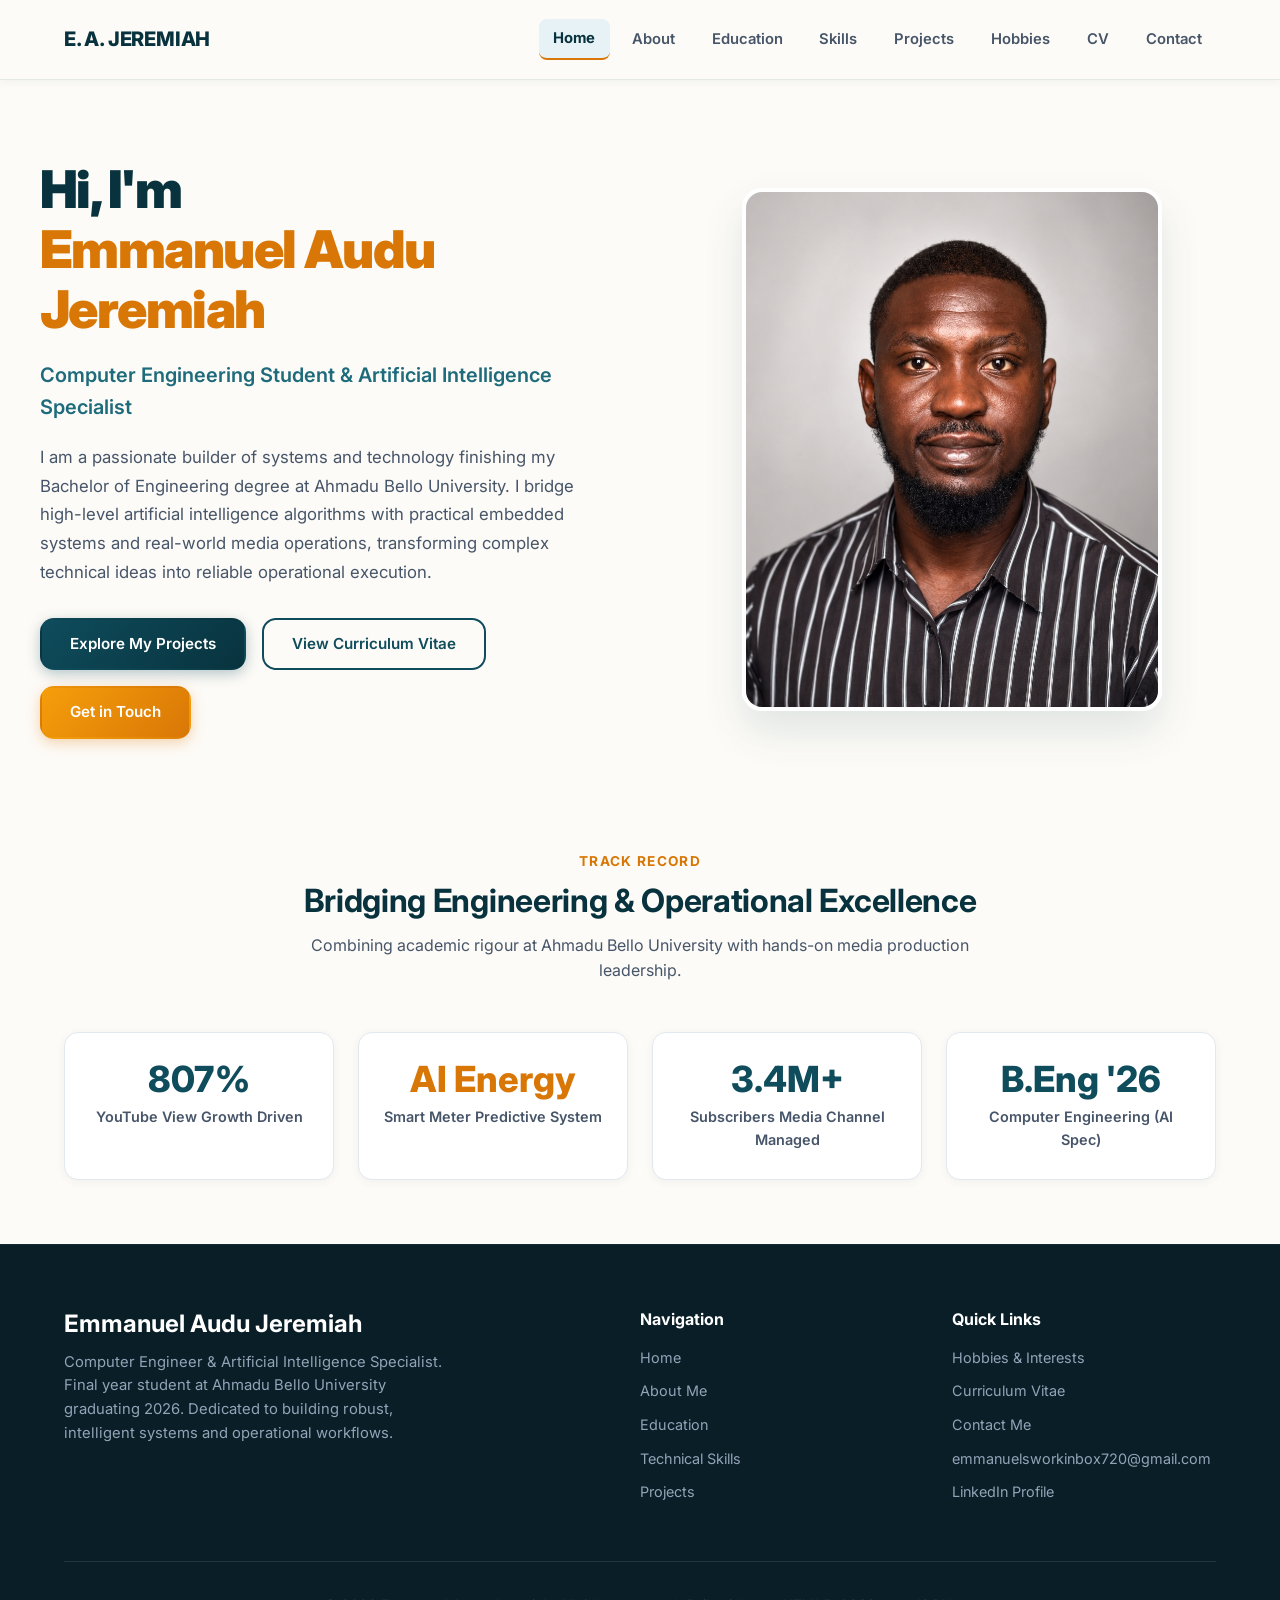
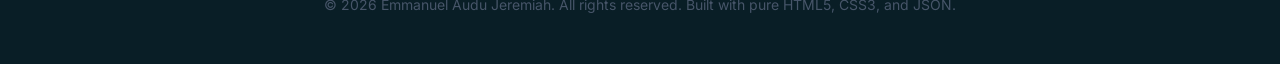
<file: index.html>
<!DOCTYPE html>
<html lang="en">
<head>
  <meta charset="UTF-8">
  <meta name="viewport" content="width=device-width, initial-scale=1.0">
  <meta name="description" content="Emmanuel Audu Jeremiah — Computer Engineering student with AI Specialisation at Ahmadu Bello University (2026). Systems engineer, AI builder, and content operations coordinator based in Abuja, Nigeria.">
  <meta name="author" content="Emmanuel Audu Jeremiah">
  <title>Emmanuel Audu Jeremiah | Computer Engineer & AI Specialist</title>
  
  <!-- CSS Stylesheet -->
  <link rel="stylesheet" href="assets/css/style.css">
  
  <!-- Schema.org Structured Data (Person) -->
  <script type="application/ld+json">
  {
    "@context": "https://schema.org",
    "@type": "Person",
    "name": "Emmanuel Audu Jeremiah",
    "jobTitle": "Computer Engineer & AI Specialist",
    "affiliation": {
      "@type": "CollegeOrUniversity",
      "name": "Ahmadu Bello University"
    },
    "alumniOf": {
      "@type": "CollegeOrUniversity",
      "name": "Ahmadu Bello University"
    },
    "address": {
      "@type": "PostalAddress",
      "addressLocality": "Abuja",
      "addressCountry": "Nigeria"
    },
    "email": "emmanuelsworkinbox720@gmail.com",
    "sameAs": [
      "https://linkedin.com/in/emmanuel-jeremiah"
    ],
    "knowsAbout": [
      "Artificial Intelligence",
      "Computer Engineering",
      "Embedded Systems",
      "Content Operations",
      "Machine Learning",
      "Media Production Management"
    ]
  }
  </script>
</head>
<body>

  <!-- FIXED HEADER / NAVIGATION -->
  <header class="site-header">
    <div class="header-container">
      <a href="index.html" class="brand-logo" aria-label="Emmanuel Audu Jeremiah Homepage">
        <span>E. A. JEREMIAH</span>
      </a>

      <!-- CSS-Only Checkbox Hack for Mobile Navigation -->
      <input type="checkbox" id="nav-toggle" class="nav-toggle" aria-label="Toggle navigation menu">
      <label for="nav-toggle" class="nav-toggle-label">
        <span></span>
        <span></span>
        <span></span>
      </label>

      <nav class="nav-menu" role="navigation" aria-label="Main Navigation">
        <a href="index.html" class="nav-link active">Home</a>
        <a href="about.html" class="nav-link">About</a>
        <a href="education.html" class="nav-link">Education</a>
        <a href="skills.html" class="nav-link">Skills</a>
        <a href="projects.html" class="nav-link">Projects</a>
        <a href="hobbies.html" class="nav-link">Hobbies</a>
        <a href="cv.html" class="nav-link">CV</a>
        <a href="contact.html" class="nav-link">Contact</a>
      </nav>
    </div>
  </header>

  <!-- MAIN CONTENT AREA -->
  <main id="main-content">
    
    <!-- HERO SECTION -->
    <section class="hero-section container">
      <div class="hero-content">
        <h1 class="hero-title">
          Hi, I'm <span class="highlight">Emmanuel Audu Jeremiah</span>
        </h1>
        <p class="hero-tagline">
          Computer Engineering Student &amp; Artificial Intelligence Specialist
        </p>
        <p class="hero-intro">
          I am a passionate builder of systems and technology finishing my Bachelor of Engineering degree at Ahmadu Bello University. I bridge high-level artificial intelligence algorithms with practical embedded systems and real-world media operations, transforming complex technical ideas into reliable operational execution.
        </p>
        <div class="hero-ctas">
          <a href="projects.html" class="btn btn-primary">Explore My Projects</a>
          <a href="cv.html" class="btn btn-outline">View Curriculum Vitae</a>
          <a href="contact.html" class="btn btn-accent">Get in Touch</a>
        </div>
      </div>

      <div class="hero-image-wrapper">
        <div class="hero-image-frame">
          <img src="assets/images/headshot.jpg" alt="Emmanuel Audu Jeremiah — Computer Engineer and AI Specialist portrait" width="420" height="520">
        </div>
      </div>
    </section>

    <!-- KEY HIGHLIGHTS & METRICS -->
    <section class="container" style="margin-top: 3rem;">
      <div class="section-header">
        <span class="sub-heading">Track Record</span>
        <h2>Bridging Engineering &amp; Operational Excellence</h2>
        <p>Combining academic rigour at Ahmadu Bello University with hands-on media production leadership.</p>
      </div>

      <div class="metrics-grid">
        <article class="metric-card">
          <div class="metric-number">807%</div>
          <div class="metric-label">YouTube View Growth Driven</div>
        </article>

        <article class="metric-card">
          <div class="metric-number">AI Energy</div>
          <div class="metric-label">Smart Meter Predictive System</div>
        </article>

        <article class="metric-card">
          <div class="metric-number">3.4M+</div>
          <div class="metric-label">Subscribers Media Channel Managed</div>
        </article>

        <article class="metric-card">
          <div class="metric-number">B.Eng '26</div>
          <div class="metric-label">Computer Engineering (AI Spec)</div>
        </article>
      </div>
    </section>

  </main>

  <!-- SITE FOOTER -->
  <footer class="site-footer">
    <div class="container">
      <div class="footer-grid">
        <div class="footer-brand">
          <h3>Emmanuel Audu Jeremiah</h3>
          <p>Computer Engineer &amp; Artificial Intelligence Specialist. Final year student at Ahmadu Bello University graduating 2026. Dedicated to building robust, intelligent systems and operational workflows.</p>
        </div>

        <div>
          <h4 class="footer-nav-title">Navigation</h4>
          <ul class="footer-links">
            <li><a href="index.html">Home</a></li>
            <li><a href="about.html">About Me</a></li>
            <li><a href="education.html">Education</a></li>
            <li><a href="skills.html">Technical Skills</a></li>
            <li><a href="projects.html">Projects</a></li>
          </ul>
        </div>

        <div>
          <h4 class="footer-nav-title">Quick Links</h4>
          <ul class="footer-links">
            <li><a href="hobbies.html">Hobbies &amp; Interests</a></li>
            <li><a href="cv.html">Curriculum Vitae</a></li>
            <li><a href="contact.html">Contact Me</a></li>
            <li><a href="mailto:emmanuelsworkinbox720@gmail.com">emmanuelsworkinbox720@gmail.com</a></li>
            <li><a href="https://linkedin.com/in/emmanuel-jeremiah" target="_blank" rel="noopener">LinkedIn Profile</a></li>
          </ul>
        </div>
      </div>

      <div class="footer-bottom">
        <p>&copy; 2026 Emmanuel Audu Jeremiah. All rights reserved. Built with pure HTML5, CSS3, and JSON.</p>
      </div>
    </div>
  </footer>

</body>
</html>
</file>
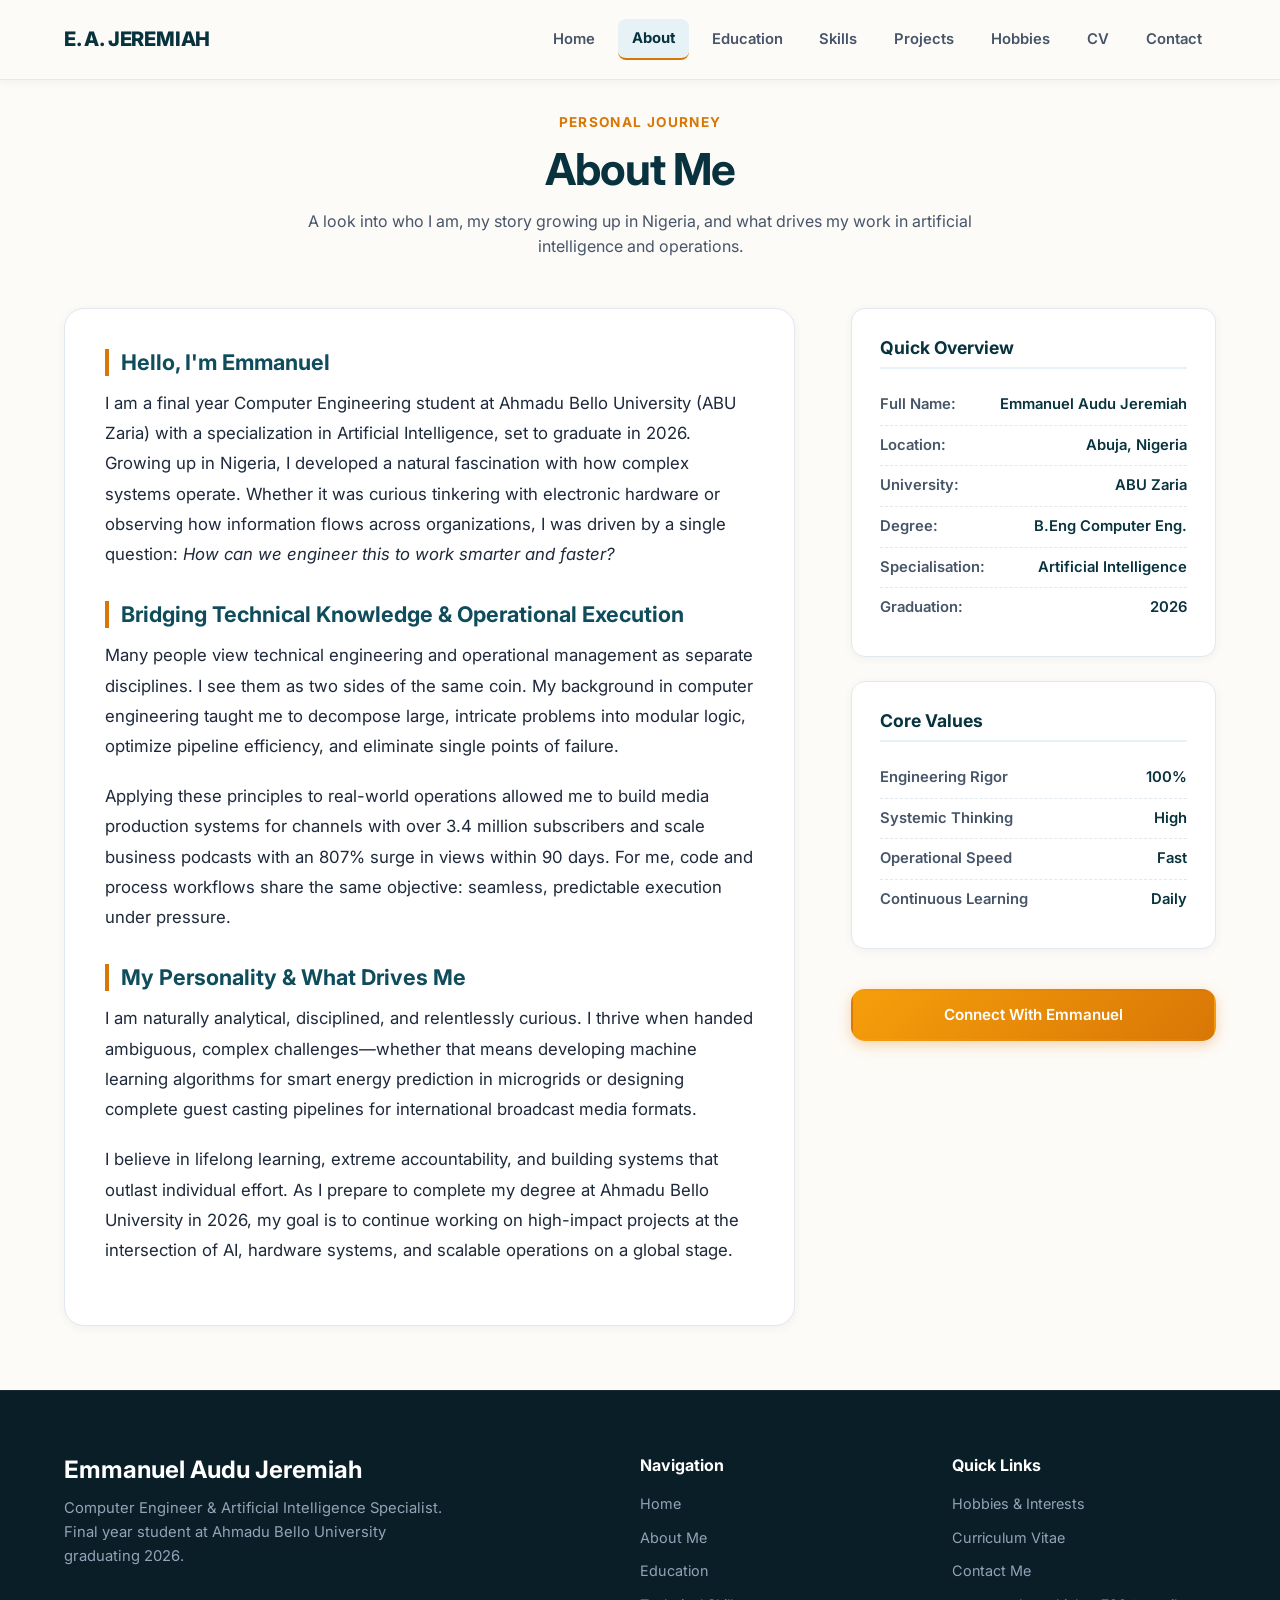
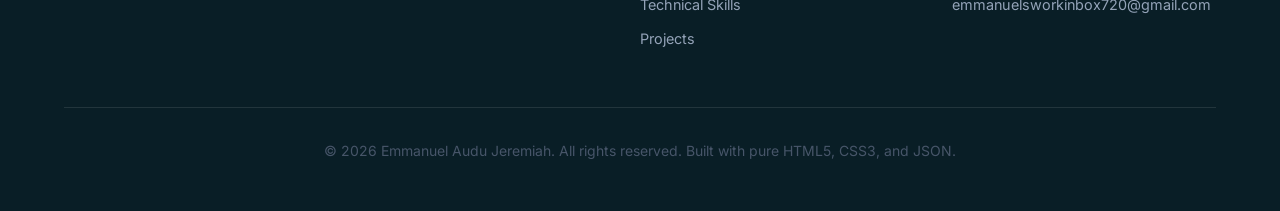
<file: about.html>
<!DOCTYPE html>
<html lang="en">
<head>
  <meta charset="UTF-8">
  <meta name="viewport" content="width=device-width, initial-scale=1.0">
  <meta name="description" content="Learn about Emmanuel Audu Jeremiah — his background growing up in Nigeria, passion for AI, engineering principles, and professional philosophy.">
  <meta name="author" content="Emmanuel Audu Jeremiah">
  <title>About Me | Emmanuel Audu Jeremiah</title>
  
  <!-- CSS Stylesheet -->
  <link rel="stylesheet" href="assets/css/style.css">
</head>
<body>

  <!-- FIXED HEADER / NAVIGATION -->
  <header class="site-header">
    <div class="header-container">
      <a href="index.html" class="brand-logo" aria-label="Emmanuel Audu Jeremiah Homepage">
        <span>E. A. JEREMIAH</span>
      </a>

      <!-- CSS-Only Checkbox Hack for Mobile Navigation -->
      <input type="checkbox" id="nav-toggle" class="nav-toggle" aria-label="Toggle navigation menu">
      <label for="nav-toggle" class="nav-toggle-label">
        <span></span>
        <span></span>
        <span></span>
      </label>

      <nav class="nav-menu" role="navigation" aria-label="Main Navigation">
        <a href="index.html" class="nav-link">Home</a>
        <a href="about.html" class="nav-link active">About</a>
        <a href="education.html" class="nav-link">Education</a>
        <a href="skills.html" class="nav-link">Skills</a>
        <a href="projects.html" class="nav-link">Projects</a>
        <a href="hobbies.html" class="nav-link">Hobbies</a>
        <a href="cv.html" class="nav-link">CV</a>
        <a href="contact.html" class="nav-link">Contact</a>
      </nav>
    </div>
  </header>

  <!-- MAIN CONTENT AREA -->
  <main id="main-content">
    <div class="container">
      
      <div class="section-header">
        <span class="sub-heading">Personal Journey</span>
        <h1>About Me</h1>
        <p>A look into who I am, my story growing up in Nigeria, and what drives my work in artificial intelligence and operations.</p>
      </div>

      <div class="about-grid">
        
        <!-- MAIN ARTICLE STORY -->
        <article class="about-article">
          <h3>Hello, I'm Emmanuel</h3>
          <p>
            I am a final year Computer Engineering student at Ahmadu Bello University (ABU Zaria) with a specialization in Artificial Intelligence, set to graduate in 2026. Growing up in Nigeria, I developed a natural fascination with how complex systems operate. Whether it was curious tinkering with electronic hardware or observing how information flows across organizations, I was driven by a single question: <em>How can we engineer this to work smarter and faster?</em>
          </p>

          <h3>Bridging Technical Knowledge &amp; Operational Execution</h3>
          <p>
            Many people view technical engineering and operational management as separate disciplines. I see them as two sides of the same coin. My background in computer engineering taught me to decompose large, intricate problems into modular logic, optimize pipeline efficiency, and eliminate single points of failure.
          </p>
          <p>
            Applying these principles to real-world operations allowed me to build media production systems for channels with over 3.4 million subscribers and scale business podcasts with an 807% surge in views within 90 days. For me, code and process workflows share the same objective: seamless, predictable execution under pressure.
          </p>

          <h3>My Personality &amp; What Drives Me</h3>
          <p>
            I am naturally analytical, disciplined, and relentlessly curious. I thrive when handed ambiguous, complex challenges—whether that means developing machine learning algorithms for smart energy prediction in microgrids or designing complete guest casting pipelines for international broadcast media formats.
          </p>
          <p>
            I believe in lifelong learning, extreme accountability, and building systems that outlast individual effort. As I prepare to complete my degree at Ahmadu Bello University in 2026, my goal is to continue working on high-impact projects at the intersection of AI, hardware systems, and scalable operations on a global stage.
          </p>
        </article>

        <!-- SIDEBAR METADATA & QUICK FACTS -->
        <aside class="about-sidebar">
          <div class="sidebar-widget">
            <h4>Quick Overview</h4>
            <ul class="widget-list">
              <li><span class="label">Full Name:</span> <span class="value">Emmanuel Audu Jeremiah</span></li>
              <li><span class="label">Location:</span> <span class="value">Abuja, Nigeria</span></li>
              <li><span class="label">University:</span> <span class="value">ABU Zaria</span></li>
              <li><span class="label">Degree:</span> <span class="value">B.Eng Computer Eng.</span></li>
              <li><span class="label">Specialisation:</span> <span class="value">Artificial Intelligence</span></li>
              <li><span class="label">Graduation:</span> <span class="value">2026</span></li>
            </ul>
          </div>

          <div class="sidebar-widget">
            <h4>Core Values</h4>
            <ul class="widget-list">
              <li><span class="label">Engineering Rigor</span> <span class="value">100%</span></li>
              <li><span class="label">Systemic Thinking</span> <span class="value">High</span></li>
              <li><span class="label">Operational Speed</span> <span class="value">Fast</span></li>
              <li><span class="label">Continuous Learning</span> <span class="value">Daily</span></li>
            </ul>
          </div>

          <div style="text-align: center; margin-top: 1rem;">
            <a href="contact.html" class="btn btn-accent" style="width: 100%;">Connect With Emmanuel</a>
          </div>
        </aside>

      </div>

    </div>
  </main>

  <!-- SITE FOOTER -->
  <footer class="site-footer">
    <div class="container">
      <div class="footer-grid">
        <div class="footer-brand">
          <h3>Emmanuel Audu Jeremiah</h3>
          <p>Computer Engineer &amp; Artificial Intelligence Specialist. Final year student at Ahmadu Bello University graduating 2026.</p>
        </div>

        <div>
          <h4 class="footer-nav-title">Navigation</h4>
          <ul class="footer-links">
            <li><a href="index.html">Home</a></li>
            <li><a href="about.html">About Me</a></li>
            <li><a href="education.html">Education</a></li>
            <li><a href="skills.html">Technical Skills</a></li>
            <li><a href="projects.html">Projects</a></li>
          </ul>
        </div>

        <div>
          <h4 class="footer-nav-title">Quick Links</h4>
          <ul class="footer-links">
            <li><a href="hobbies.html">Hobbies &amp; Interests</a></li>
            <li><a href="cv.html">Curriculum Vitae</a></li>
            <li><a href="contact.html">Contact Me</a></li>
            <li><a href="mailto:emmanuelsworkinbox720@gmail.com">emmanuelsworkinbox720@gmail.com</a></li>
          </ul>
        </div>
      </div>

      <div class="footer-bottom">
        <p>&copy; 2026 Emmanuel Audu Jeremiah. All rights reserved. Built with pure HTML5, CSS3, and JSON.</p>
      </div>
    </div>
  </footer>

</body>
</html>
</file>
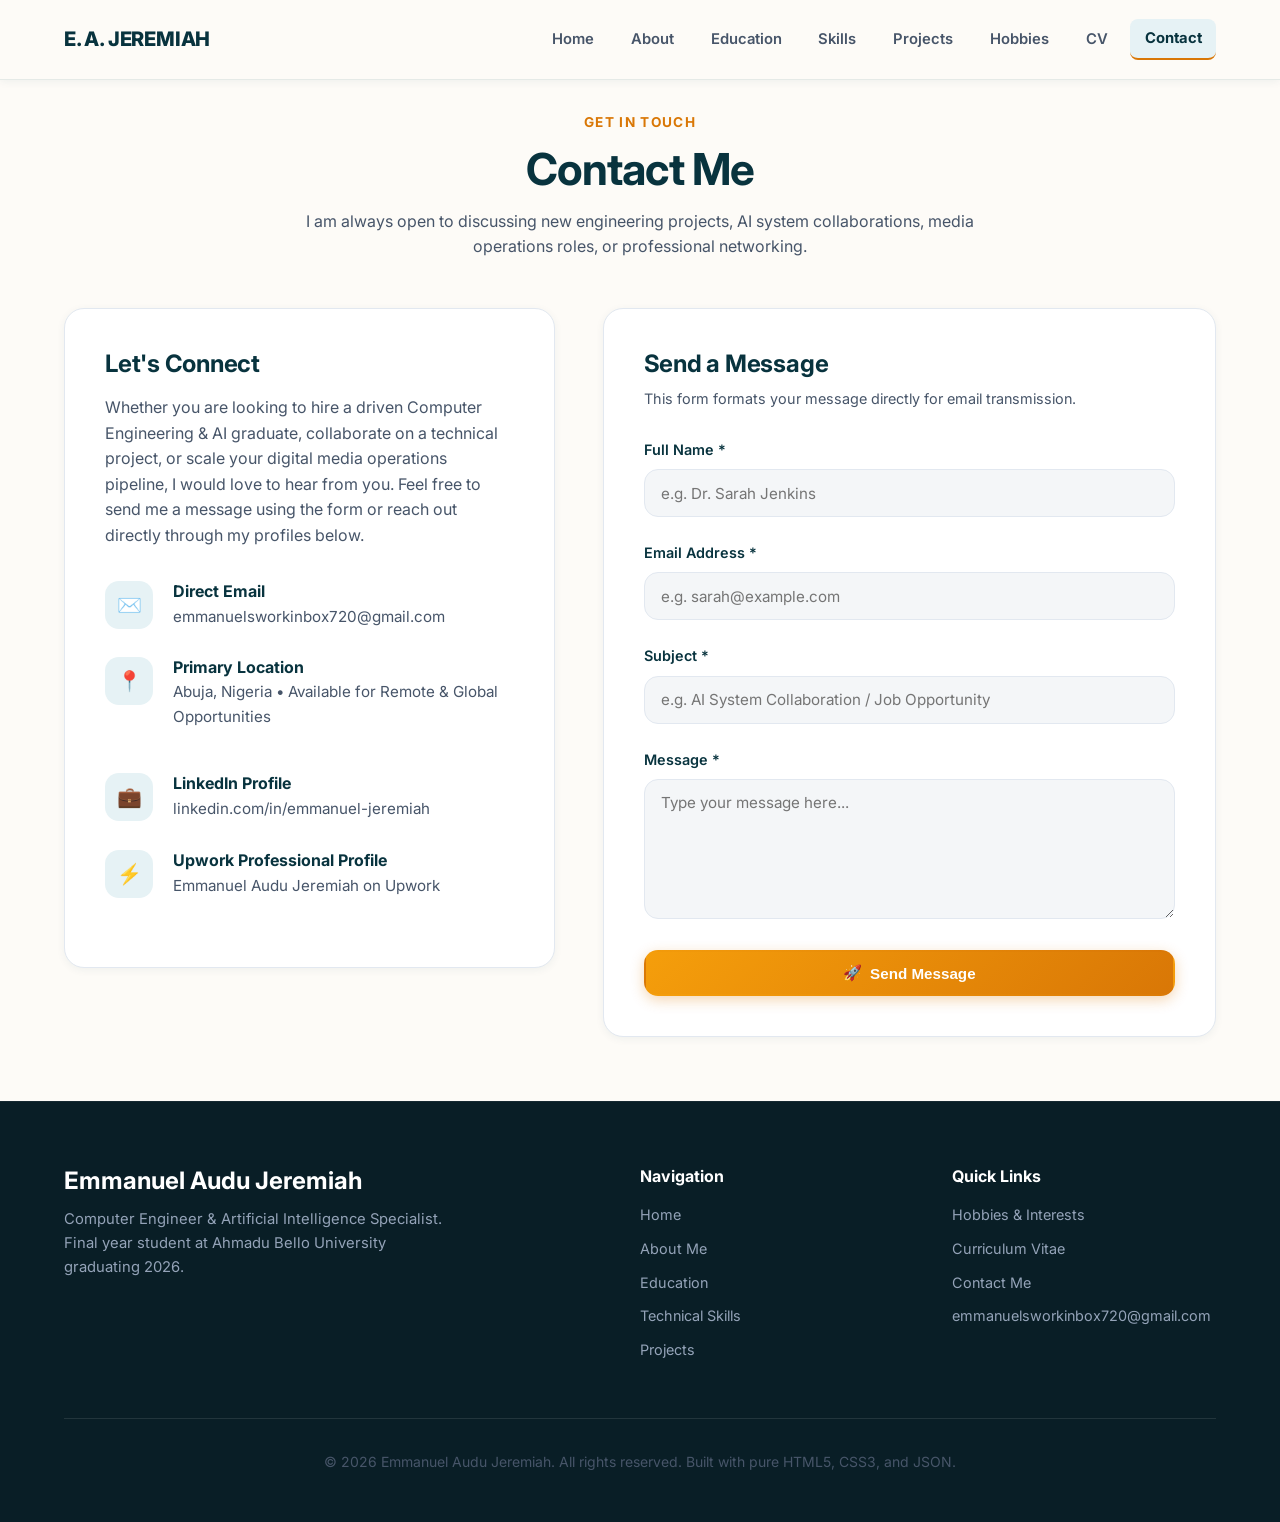
<file: contact.html>
<!DOCTYPE html>
<html lang="en">
<head>
  <meta charset="UTF-8">
  <meta name="viewport" content="width=device-width, initial-scale=1.0">
  <meta name="description" content="Contact Emmanuel Audu Jeremiah — Computer Engineer & AI Specialist based in Abuja, Nigeria. Reach out for collaboration, engineering roles, and media operations consulting.">
  <meta name="author" content="Emmanuel Audu Jeremiah">
  <title>Contact Me | Emmanuel Audu Jeremiah</title>
  
  <!-- CSS Stylesheet -->
  <link rel="stylesheet" href="assets/css/style.css">
  
  <!-- Schema.org Structured Data (ContactPage) -->
  <script type="application/ld+json">
  {
    "@context": "https://schema.org",
    "@type": "ContactPage",
    "name": "Contact Emmanuel Audu Jeremiah",
    "description": "Contact information and communication form for Emmanuel Audu Jeremiah.",
    "mainEntity": {
      "@type": "Person",
      "name": "Emmanuel Audu Jeremiah",
      "email": "emmanuelsworkinbox720@gmail.com",
      "address": {
        "@type": "PostalAddress",
        "addressLocality": "Abuja",
        "addressCountry": "Nigeria"
      },
      "sameAs": [
        "https://linkedin.com/in/emmanuel-jeremiah"
      ]
    }
  }
  </script>
</head>
<body>

  <!-- FIXED HEADER / NAVIGATION -->
  <header class="site-header">
    <div class="header-container">
      <a href="index.html" class="brand-logo" aria-label="Emmanuel Audu Jeremiah Homepage">
        <span>E. A. JEREMIAH</span>
      </a>

      <!-- CSS-Only Checkbox Hack for Mobile Navigation -->
      <input type="checkbox" id="nav-toggle" class="nav-toggle" aria-label="Toggle navigation menu">
      <label for="nav-toggle" class="nav-toggle-label">
        <span></span>
        <span></span>
        <span></span>
      </label>

      <nav class="nav-menu" role="navigation" aria-label="Main Navigation">
        <a href="index.html" class="nav-link">Home</a>
        <a href="about.html" class="nav-link">About</a>
        <a href="education.html" class="nav-link">Education</a>
        <a href="skills.html" class="nav-link">Skills</a>
        <a href="projects.html" class="nav-link">Projects</a>
        <a href="hobbies.html" class="nav-link">Hobbies</a>
        <a href="cv.html" class="nav-link">CV</a>
        <a href="contact.html" class="nav-link active">Contact</a>
      </nav>
    </div>
  </header>

  <!-- MAIN CONTENT AREA -->
  <main id="main-content">
    <div class="container">
      
      <div class="section-header">
        <span class="sub-heading">Get In Touch</span>
        <h1>Contact Me</h1>
        <p>I am always open to discussing new engineering projects, AI system collaborations, media operations roles, or professional networking.</p>
      </div>

      <div class="contact-grid">
        
        <!-- CONTACT INFORMATION CARDS -->
        <div class="contact-info-card">
          <h2 style="font-size: 1.5rem; margin-bottom: 1rem;">Let's Connect</h2>
          <p style="margin-bottom: 2rem;">
            Whether you are looking to hire a driven Computer Engineering &amp; AI graduate, collaborate on a technical project, or scale your digital media operations pipeline, I would love to hear from you. Feel free to send me a message using the form or reach out directly through my profiles below.
          </p>

          <div class="contact-method-item">
            <div class="contact-icon">✉️</div>
            <div class="contact-method-details">
              <h4>Direct Email</h4>
              <a href="mailto:emmanuelsworkinbox720@gmail.com">emmanuelsworkinbox720@gmail.com</a>
            </div>
          </div>

          <div class="contact-method-item">
            <div class="contact-icon">📍</div>
            <div class="contact-method-details">
              <h4>Primary Location</h4>
              <p>Abuja, Nigeria &bull; Available for Remote &amp; Global Opportunities</p>
            </div>
          </div>

          <div class="contact-method-item">
            <div class="contact-icon">💼</div>
            <div class="contact-method-details">
              <h4>LinkedIn Profile</h4>
              <a href="https://linkedin.com/in/emmanuel-jeremiah" target="_blank" rel="noopener">linkedin.com/in/emmanuel-jeremiah</a>
            </div>
          </div>

          <div class="contact-method-item">
            <div class="contact-icon">⚡</div>
            <div class="contact-method-details">
              <h4>Upwork Professional Profile</h4>
              <a href="https://www.upwork.com" target="_blank" rel="noopener">Emmanuel Audu Jeremiah on Upwork</a>
            </div>
          </div>
        </div>

        <!-- PURE CSS CONTACT FORM (MAILTO) -->
        <div class="contact-form-card">
          <h2 style="font-size: 1.5rem; margin-bottom: 0.5rem;">Send a Message</h2>
          <p style="font-size: 0.9rem; margin-bottom: 1.75rem; color: var(--text-muted);">
            This form formats your message directly for email transmission.
          </p>

          <form action="mailto:emmanuelsworkinbox720@gmail.com" method="post" enctype="text/plain">
            <div class="form-group">
              <label for="full-name" class="form-label">Full Name *</label>
              <input type="text" id="full-name" name="Name" class="form-input" placeholder="e.g. Dr. Sarah Jenkins" required>
            </div>

            <div class="form-group">
              <label for="email-address" class="form-label">Email Address *</label>
              <input type="email" id="email-address" name="Email" class="form-input" placeholder="e.g. sarah@example.com" required>
            </div>

            <div class="form-group">
              <label for="subject-title" class="form-label">Subject *</label>
              <input type="text" id="subject-title" name="Subject" class="form-input" placeholder="e.g. AI System Collaboration / Job Opportunity" required>
            </div>

            <div class="form-group">
              <label for="message-body" class="form-label">Message *</label>
              <textarea id="message-body" name="Message" class="form-textarea" placeholder="Type your message here..." required></textarea>
            </div>

            <button type="submit" class="btn btn-accent" style="width: 100%;">
              <span>🚀</span>
              <span>Send Message</span>
            </button>
          </form>
        </div>

      </div>

    </div>
  </main>

  <!-- SITE FOOTER -->
  <footer class="site-footer">
    <div class="container">
      <div class="footer-grid">
        <div class="footer-brand">
          <h3>Emmanuel Audu Jeremiah</h3>
          <p>Computer Engineer &amp; Artificial Intelligence Specialist. Final year student at Ahmadu Bello University graduating 2026.</p>
        </div>

        <div>
          <h4 class="footer-nav-title">Navigation</h4>
          <ul class="footer-links">
            <li><a href="index.html">Home</a></li>
            <li><a href="about.html">About Me</a></li>
            <li><a href="education.html">Education</a></li>
            <li><a href="skills.html">Technical Skills</a></li>
            <li><a href="projects.html">Projects</a></li>
          </ul>
        </div>

        <div>
          <h4 class="footer-nav-title">Quick Links</h4>
          <ul class="footer-links">
            <li><a href="hobbies.html">Hobbies &amp; Interests</a></li>
            <li><a href="cv.html">Curriculum Vitae</a></li>
            <li><a href="contact.html">Contact Me</a></li>
            <li><a href="mailto:emmanuelsworkinbox720@gmail.com">emmanuelsworkinbox720@gmail.com</a></li>
          </ul>
        </div>
      </div>

      <div class="footer-bottom">
        <p>&copy; 2026 Emmanuel Audu Jeremiah. All rights reserved. Built with pure HTML5, CSS3, and JSON.</p>
      </div>
    </div>
  </footer>

</body>
</html>
</file>
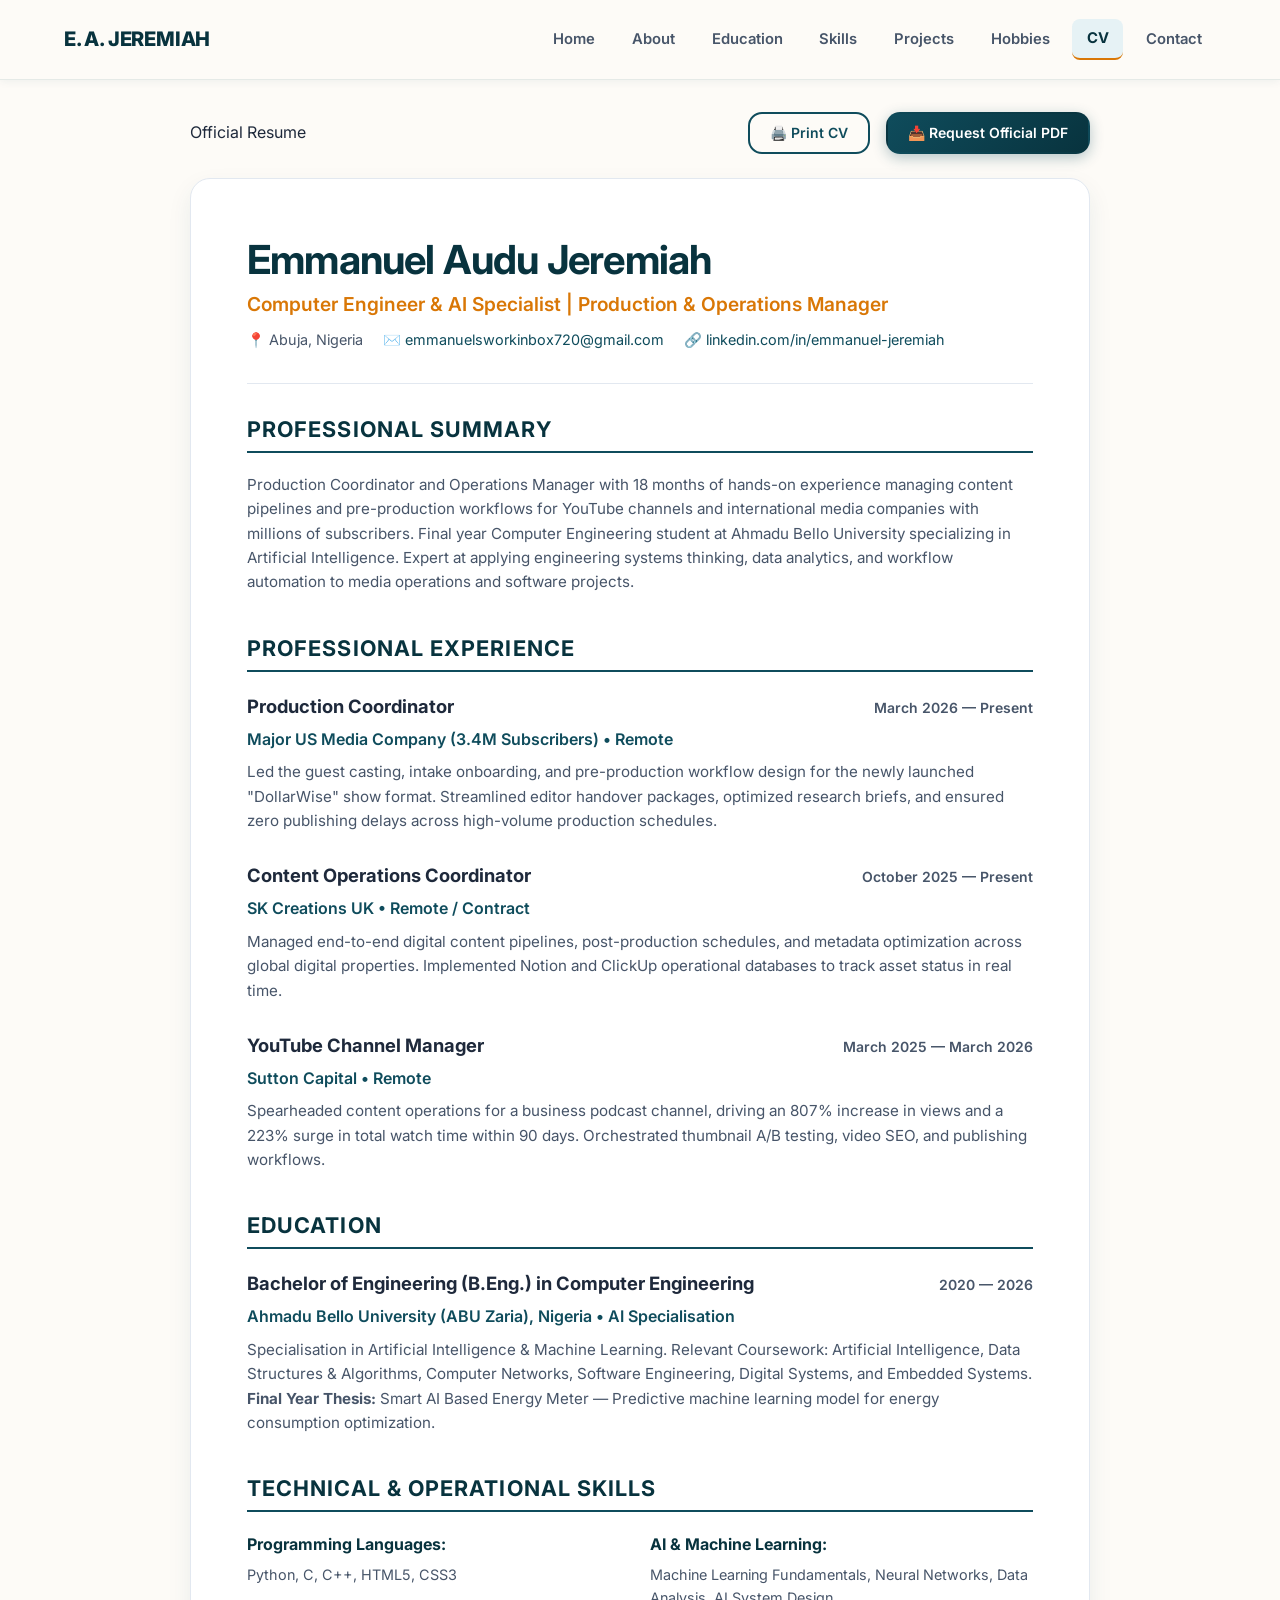
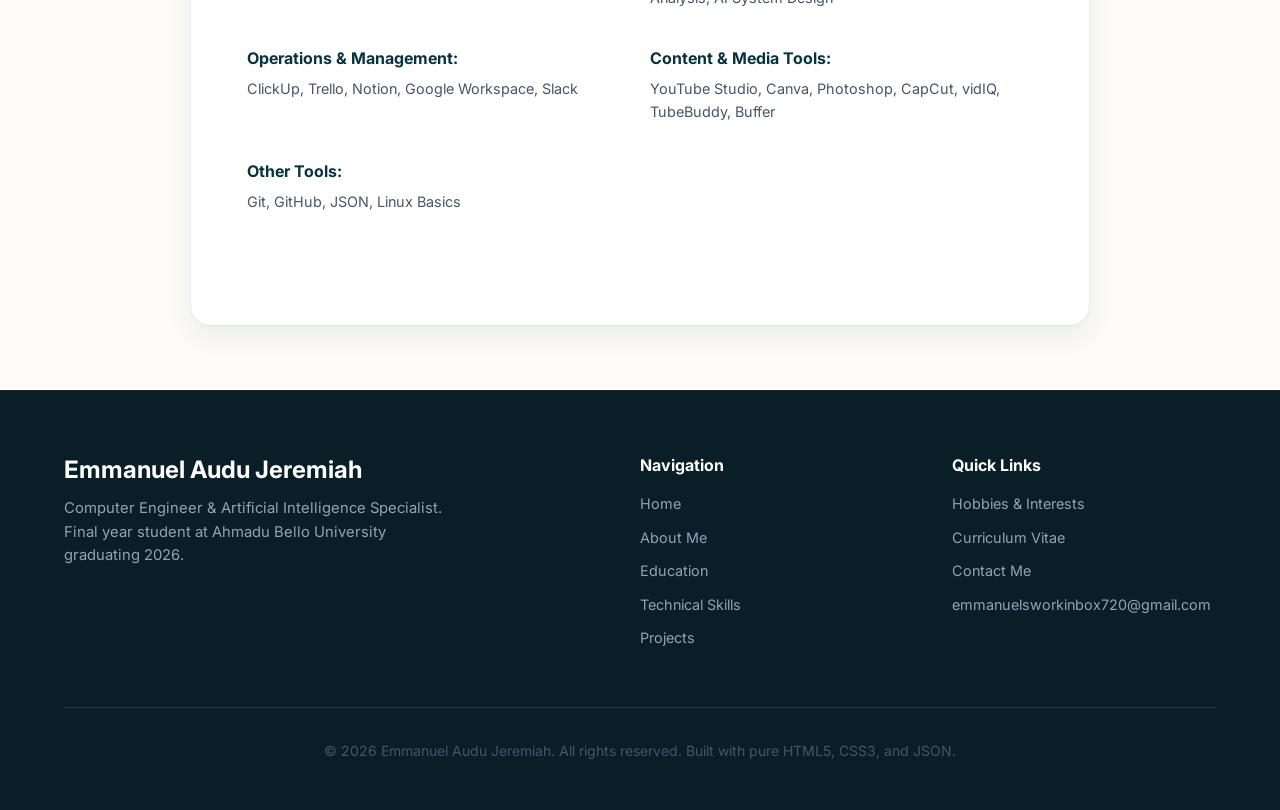
<file: cv.html>
<!DOCTYPE html>
<html lang="en">
<head>
  <meta charset="UTF-8">
  <meta name="viewport" content="width=device-width, initial-scale=1.0">
  <meta name="description" content="Curriculum Vitae of Emmanuel Audu Jeremiah — Computer Engineer, AI Specialist, and Production Coordinator with 18 months media operations experience.">
  <meta name="author" content="Emmanuel Audu Jeremiah">
  <title>Curriculum Vitae | Emmanuel Audu Jeremiah</title>
  
  <!-- CSS Stylesheet -->
  <link rel="stylesheet" href="assets/css/style.css">
</head>
<body>

  <!-- FIXED HEADER / NAVIGATION -->
  <header class="site-header">
    <div class="header-container">
      <a href="index.html" class="brand-logo" aria-label="Emmanuel Audu Jeremiah Homepage">
        <span>E. A. JEREMIAH</span>
      </a>

      <!-- CSS-Only Checkbox Hack for Mobile Navigation -->
      <input type="checkbox" id="nav-toggle" class="nav-toggle" aria-label="Toggle navigation menu">
      <label for="nav-toggle" class="nav-toggle-label">
        <span></span>
        <span></span>
        <span></span>
      </label>

      <nav class="nav-menu" role="navigation" aria-label="Main Navigation">
        <a href="index.html" class="nav-link">Home</a>
        <a href="about.html" class="nav-link">About</a>
        <a href="education.html" class="nav-link">Education</a>
        <a href="skills.html" class="nav-link">Skills</a>
        <a href="projects.html" class="nav-link">Projects</a>
        <a href="hobbies.html" class="nav-link">Hobbies</a>
        <a href="cv.html" class="nav-link active">CV</a>
        <a href="contact.html" class="nav-link">Contact</a>
      </nav>
    </div>
  </header>

  <!-- MAIN CONTENT AREA -->
  <main id="main-content">
    <div class="container">
      
      <!-- TOP ACTION BAR -->
      <div class="no-print" style="max-width: 900px; margin: 0 auto 1.5rem auto; display: flex; justify-content: space-between; align-items: center; flex-wrap: wrap; gap: 1rem;">
        <span class="sub-heading" style="margin-bottom: 0;">Official Resume</span>
        <div style="display: flex; gap: 1rem;">
          <a href="#" onclick="window.print(); return false;" class="btn btn-outline" style="padding: 0.5rem 1.25rem; font-size: 0.875rem;">🖨️ Print CV</a>
          <a href="mailto:emmanuelsworkinbox720@gmail.com?subject=CV%20Request%20-%20Emmanuel%20Audu%20Jeremiah" class="btn btn-primary" style="padding: 0.5rem 1.25rem; font-size: 0.875rem;">📥 Request Official PDF</a>
        </div>
      </div>

      <!-- CV CONTAINER -->
      <article class="cv-container">
        
        <!-- SECTION 1: PERSONAL INFORMATION -->
        <header class="cv-header">
          <div class="cv-header-info">
            <h1>Emmanuel Audu Jeremiah</h1>
            <div class="subtitle">Computer Engineer &amp; AI Specialist | Production &amp; Operations Manager</div>
            <div class="cv-contact-meta">
              <span>📍 Abuja, Nigeria</span>
              <span>✉️ <a href="mailto:emmanuelsworkinbox720@gmail.com">emmanuelsworkinbox720@gmail.com</a></span>
              <span>🔗 <a href="https://linkedin.com/in/emmanuel-jeremiah" target="_blank" rel="noopener">linkedin.com/in/emmanuel-jeremiah</a></span>
            </div>
          </div>
        </header>

        <hr style="margin: 2rem 0; border: none; border-top: 1px solid var(--border-color);">

        <!-- SECTION 2: PROFESSIONAL SUMMARY -->
        <section class="cv-section">
          <h2 class="cv-section-title">Professional Summary</h2>
          <p class="cv-job-desc">
            Production Coordinator and Operations Manager with 18 months of hands-on experience managing content pipelines and pre-production workflows for YouTube channels and international media companies with millions of subscribers. Final year Computer Engineering student at Ahmadu Bello University specializing in Artificial Intelligence. Expert at applying engineering systems thinking, data analytics, and workflow automation to media operations and software projects.
          </p>
        </section>

        <!-- SECTION 3: PROFESSIONAL EXPERIENCE -->
        <section class="cv-section">
          <h2 class="cv-section-title">Professional Experience</h2>

          <!-- JOB 1 -->
          <div class="cv-job-item">
            <div class="cv-job-header">
              <span class="cv-job-title">Production Coordinator</span>
              <span class="cv-date">March 2026 &mdash; Present</span>
            </div>
            <div class="cv-company">Major US Media Company (3.4M Subscribers) &bull; Remote</div>
            <p class="cv-job-desc" style="margin-top: 0.5rem;">
              Led the guest casting, intake onboarding, and pre-production workflow design for the newly launched "DollarWise" show format. Streamlined editor handover packages, optimized research briefs, and ensured zero publishing delays across high-volume production schedules.
            </p>
          </div>

          <!-- JOB 2 -->
          <div class="cv-job-item">
            <div class="cv-job-header">
              <span class="cv-job-title">Content Operations Coordinator</span>
              <span class="cv-date">October 2025 &mdash; Present</span>
            </div>
            <div class="cv-company">SK Creations UK &bull; Remote / Contract</div>
            <p class="cv-job-desc" style="margin-top: 0.5rem;">
              Managed end-to-end digital content pipelines, post-production schedules, and metadata optimization across global digital properties. Implemented Notion and ClickUp operational databases to track asset status in real time.
            </p>
          </div>

          <!-- JOB 3 -->
          <div class="cv-job-item">
            <div class="cv-job-header">
              <span class="cv-job-title">YouTube Channel Manager</span>
              <span class="cv-date">March 2025 &mdash; March 2026</span>
            </div>
            <div class="cv-company">Sutton Capital &bull; Remote</div>
            <p class="cv-job-desc" style="margin-top: 0.5rem;">
              Spearheaded content operations for a business podcast channel, driving an 807% increase in views and a 223% surge in total watch time within 90 days. Orchestrated thumbnail A/B testing, video SEO, and publishing workflows.
            </p>
          </div>
        </section>

        <!-- SECTION 4: EDUCATION -->
        <section class="cv-section">
          <h2 class="cv-section-title">Education</h2>
          <div class="cv-edu-item">
            <div class="cv-job-header">
              <span class="cv-job-title">Bachelor of Engineering (B.Eng.) in Computer Engineering</span>
              <span class="cv-date">2020 &mdash; 2026</span>
            </div>
            <div class="cv-company">Ahmadu Bello University (ABU Zaria), Nigeria &bull; AI Specialisation</div>
            <p class="cv-job-desc" style="margin-top: 0.5rem;">
              Specialisation in Artificial Intelligence &amp; Machine Learning. Relevant Coursework: Artificial Intelligence, Data Structures &amp; Algorithms, Computer Networks, Software Engineering, Digital Systems, and Embedded Systems.<br>
              <strong>Final Year Thesis:</strong> Smart AI Based Energy Meter — Predictive machine learning model for energy consumption optimization.
            </p>
          </div>
        </section>

        <!-- SECTION 5: CATEGORIZED SKILLS -->
        <section class="cv-section">
          <h2 class="cv-section-title">Technical &amp; Operational Skills</h2>
          <div style="display: grid; grid-template-columns: repeat(auto-fit, minmax(250px, 1fr)); gap: 1.25rem;">
            <div>
              <strong style="color: var(--primary-dark); display: block; margin-bottom: 0.35rem;">Programming Languages:</strong>
              <p style="font-size: 0.9rem; color: var(--text-muted);">Python, C, C++, HTML5, CSS3</p>
            </div>
            <div>
              <strong style="color: var(--primary-dark); display: block; margin-bottom: 0.35rem;">AI &amp; Machine Learning:</strong>
              <p style="font-size: 0.9rem; color: var(--text-muted);">Machine Learning Fundamentals, Neural Networks, Data Analysis, AI System Design</p>
            </div>
            <div>
              <strong style="color: var(--primary-dark); display: block; margin-bottom: 0.35rem;">Operations &amp; Management:</strong>
              <p style="font-size: 0.9rem; color: var(--text-muted);">ClickUp, Trello, Notion, Google Workspace, Slack</p>
            </div>
            <div>
              <strong style="color: var(--primary-dark); display: block; margin-bottom: 0.35rem;">Content &amp; Media Tools:</strong>
              <p style="font-size: 0.9rem; color: var(--text-muted);">YouTube Studio, Canva, Photoshop, CapCut, vidIQ, TubeBuddy, Buffer</p>
            </div>
            <div>
              <strong style="color: var(--primary-dark); display: block; margin-bottom: 0.35rem;">Other Tools:</strong>
              <p style="font-size: 0.9rem; color: var(--text-muted);">Git, GitHub, JSON, Linux Basics</p>
            </div>
          </div>
        </section>

      </article>

    </div>
  </main>

  <!-- SITE FOOTER -->
  <footer class="site-footer">
    <div class="container">
      <div class="footer-grid">
        <div class="footer-brand">
          <h3>Emmanuel Audu Jeremiah</h3>
          <p>Computer Engineer &amp; Artificial Intelligence Specialist. Final year student at Ahmadu Bello University graduating 2026.</p>
        </div>

        <div>
          <h4 class="footer-nav-title">Navigation</h4>
          <ul class="footer-links">
            <li><a href="index.html">Home</a></li>
            <li><a href="about.html">About Me</a></li>
            <li><a href="education.html">Education</a></li>
            <li><a href="skills.html">Technical Skills</a></li>
            <li><a href="projects.html">Projects</a></li>
          </ul>
        </div>

        <div>
          <h4 class="footer-nav-title">Quick Links</h4>
          <ul class="footer-links">
            <li><a href="hobbies.html">Hobbies &amp; Interests</a></li>
            <li><a href="cv.html">Curriculum Vitae</a></li>
            <li><a href="contact.html">Contact Me</a></li>
            <li><a href="mailto:emmanuelsworkinbox720@gmail.com">emmanuelsworkinbox720@gmail.com</a></li>
          </ul>
        </div>
      </div>

      <div class="footer-bottom">
        <p>&copy; 2026 Emmanuel Audu Jeremiah. All rights reserved. Built with pure HTML5, CSS3, and JSON.</p>
      </div>
    </div>
  </footer>

</body>
</html>
</file>
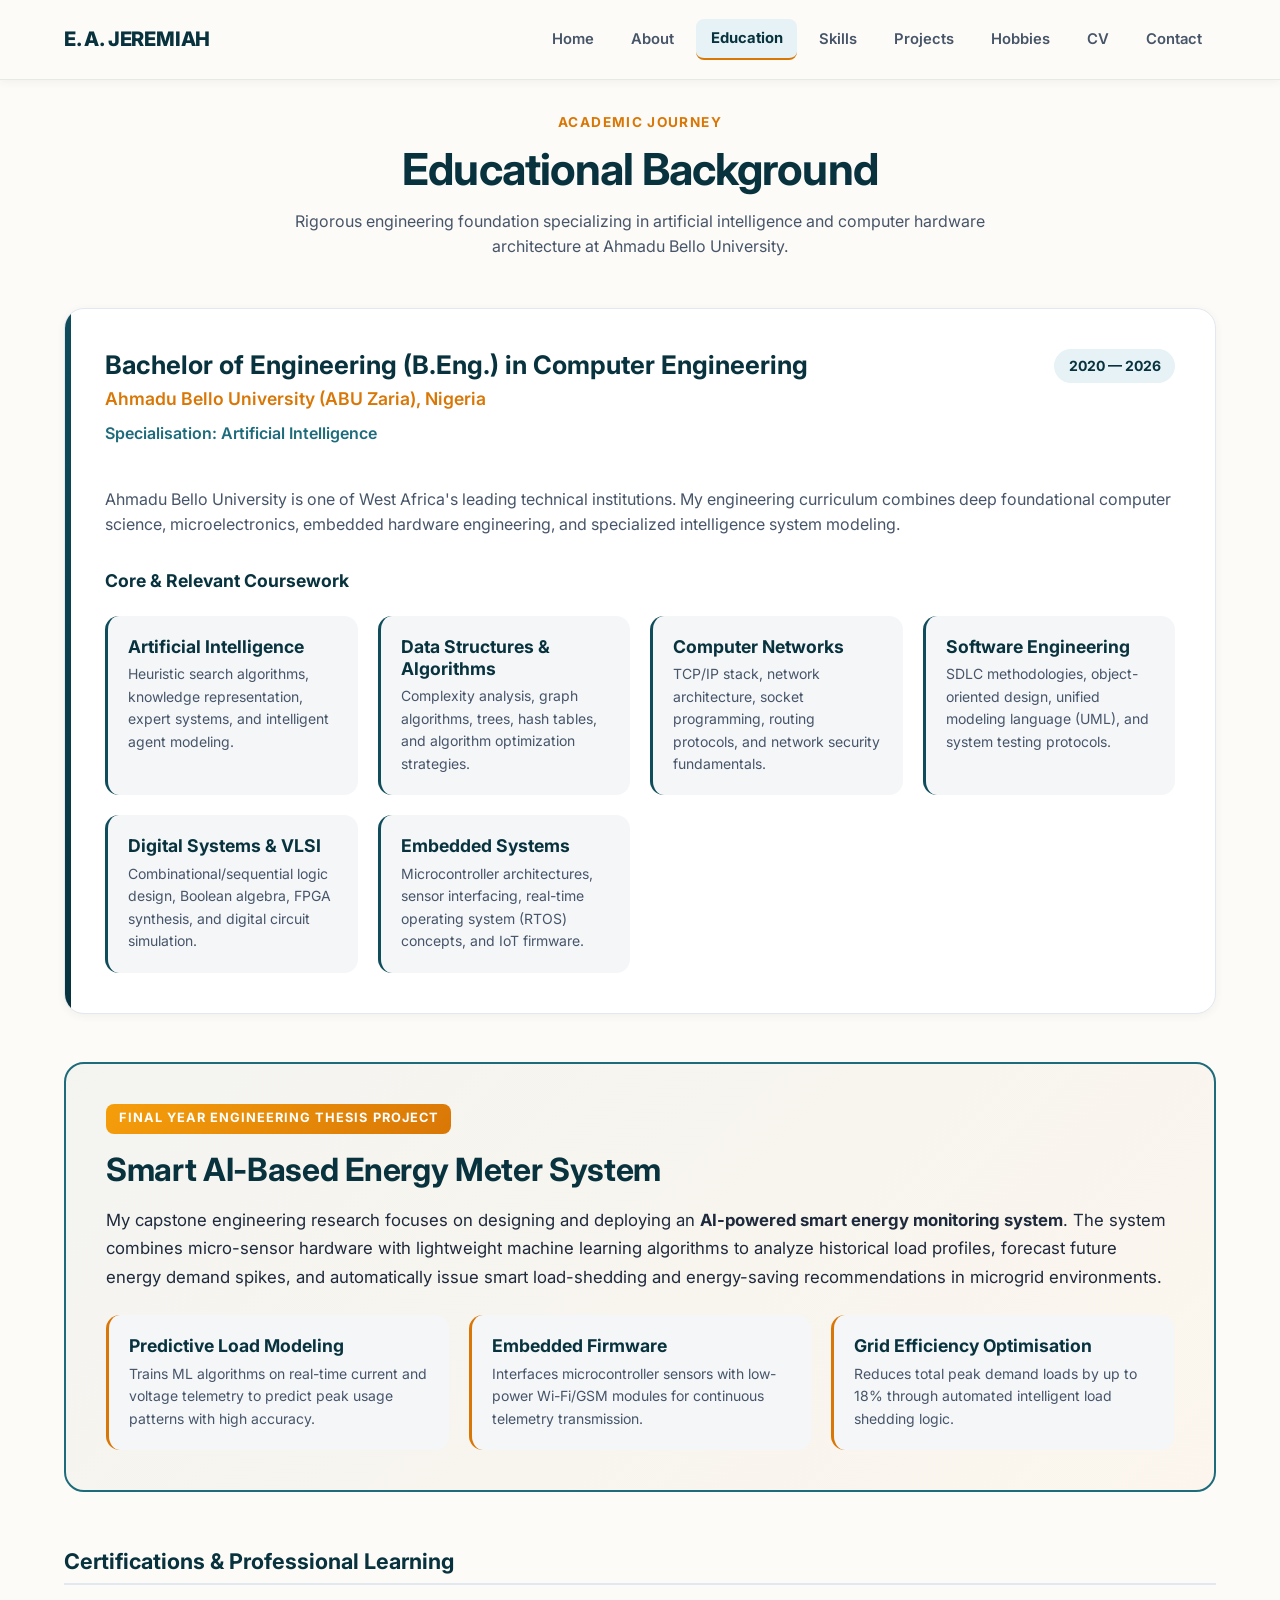
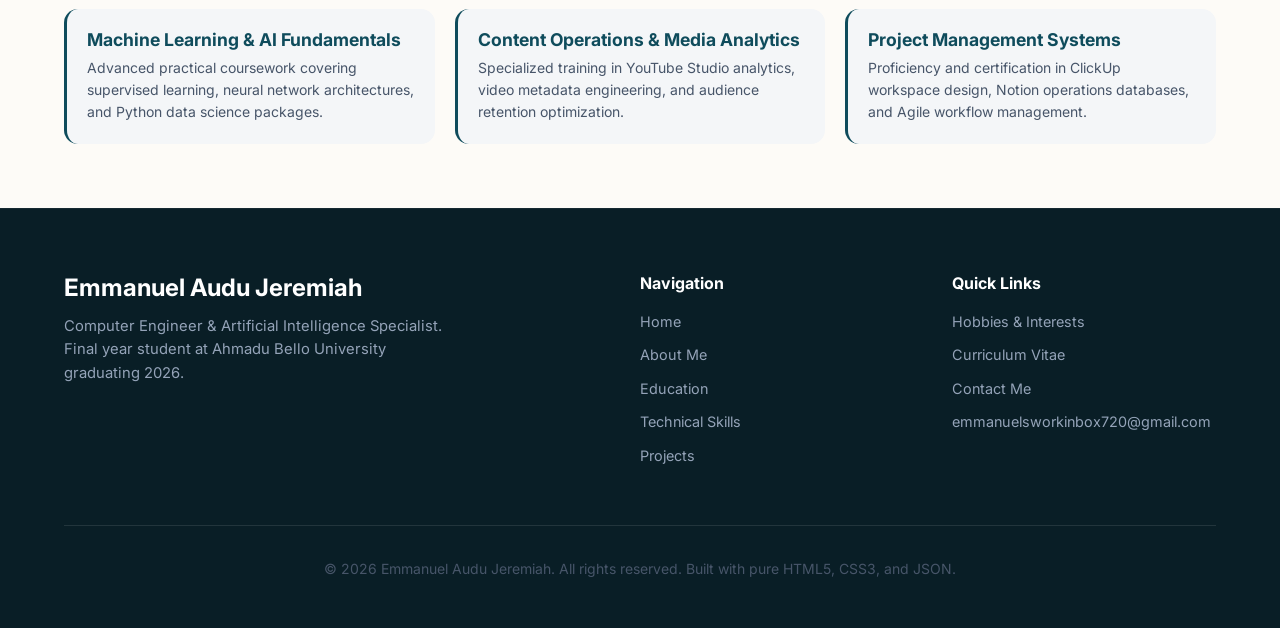
<file: education.html>
<!DOCTYPE html>
<html lang="en">
<head>
  <meta charset="UTF-8">
  <meta name="viewport" content="width=device-width, initial-scale=1.0">
  <meta name="description" content="Educational background of Emmanuel Audu Jeremiah — B.Eng Computer Engineering with AI Specialisation at Ahmadu Bello University (2020-2026). Coursework & FYP Smart Energy Meter details.">
  <meta name="author" content="Emmanuel Audu Jeremiah">
  <title>Educational Background | Emmanuel Audu Jeremiah</title>
  
  <!-- CSS Stylesheet -->
  <link rel="stylesheet" href="assets/css/style.css">
</head>
<body>

  <!-- FIXED HEADER / NAVIGATION -->
  <header class="site-header">
    <div class="header-container">
      <a href="index.html" class="brand-logo" aria-label="Emmanuel Audu Jeremiah Homepage">
        <span>E. A. JEREMIAH</span>
      </a>

      <!-- CSS-Only Checkbox Hack for Mobile Navigation -->
      <input type="checkbox" id="nav-toggle" class="nav-toggle" aria-label="Toggle navigation menu">
      <label for="nav-toggle" class="nav-toggle-label">
        <span></span>
        <span></span>
        <span></span>
      </label>

      <nav class="nav-menu" role="navigation" aria-label="Main Navigation">
        <a href="index.html" class="nav-link">Home</a>
        <a href="about.html" class="nav-link">About</a>
        <a href="education.html" class="nav-link active">Education</a>
        <a href="skills.html" class="nav-link">Skills</a>
        <a href="projects.html" class="nav-link">Projects</a>
        <a href="hobbies.html" class="nav-link">Hobbies</a>
        <a href="cv.html" class="nav-link">CV</a>
        <a href="contact.html" class="nav-link">Contact</a>
      </nav>
    </div>
  </header>

  <!-- MAIN CONTENT AREA -->
  <main id="main-content">
    <div class="container">
      
      <div class="section-header">
        <span class="sub-heading">Academic Journey</span>
        <h1>Educational Background</h1>
        <p>Rigorous engineering foundation specializing in artificial intelligence and computer hardware architecture at Ahmadu Bello University.</p>
      </div>

      <!-- MAIN DEGREE CARD -->
      <article class="timeline-card">
        <header class="edu-header">
          <div class="edu-title">
            <h3>Bachelor of Engineering (B.Eng.) in Computer Engineering</h3>
            <div class="edu-institution">Ahmadu Bello University (ABU Zaria), Nigeria</div>
            <p style="margin-top: 0.5rem; font-weight: 600; color: var(--primary-light);">Specialisation: Artificial Intelligence</p>
          </div>
          <span class="edu-date">2020 &mdash; 2026</span>
        </header>
        
        <p>
          Ahmadu Bello University is one of West Africa's leading technical institutions. My engineering curriculum combines deep foundational computer science, microelectronics, embedded hardware engineering, and specialized intelligence system modeling.
        </p>

        <!-- RELEVANT COURSEWORK -->
        <h4 style="margin-top: 2rem; color: var(--primary-dark);">Core &amp; Relevant Coursework</h4>
        <div class="coursework-grid">
          <div class="course-card">
            <h4>Artificial Intelligence</h4>
            <p>Heuristic search algorithms, knowledge representation, expert systems, and intelligent agent modeling.</p>
          </div>
          <div class="course-card">
            <h4>Data Structures &amp; Algorithms</h4>
            <p>Complexity analysis, graph algorithms, trees, hash tables, and algorithm optimization strategies.</p>
          </div>
          <div class="course-card">
            <h4>Computer Networks</h4>
            <p>TCP/IP stack, network architecture, socket programming, routing protocols, and network security fundamentals.</p>
          </div>
          <div class="course-card">
            <h4>Software Engineering</h4>
            <p>SDLC methodologies, object-oriented design, unified modeling language (UML), and system testing protocols.</p>
          </div>
          <div class="course-card">
            <h4>Digital Systems &amp; VLSI</h4>
            <p>Combinational/sequential logic design, Boolean algebra, FPGA synthesis, and digital circuit simulation.</p>
          </div>
          <div class="course-card">
            <h4>Embedded Systems</h4>
            <p>Microcontroller architectures, sensor interfacing, real-time operating system (RTOS) concepts, and IoT firmware.</p>
          </div>
        </div>
      </article>

      <!-- FINAL YEAR PROJECT SHOWCASE -->
      <section class="fyp-highlight-box">
        <span class="fyp-badge">Final Year Engineering Thesis Project</span>
        <h2 style="color: var(--primary-dark); margin-bottom: 1rem;">Smart AI-Based Energy Meter System</h2>
        <p style="font-size: 1.05rem; line-height: 1.7; color: var(--text-main);">
          My capstone engineering research focuses on designing and deploying an <strong>AI-powered smart energy monitoring system</strong>. The system combines micro-sensor hardware with lightweight machine learning algorithms to analyze historical load profiles, forecast future energy demand spikes, and automatically issue smart load-shedding and energy-saving recommendations in microgrid environments.
        </p>
        
        <div class="coursework-grid" style="margin-top: 1.5rem;">
          <div class="course-card" style="border-left-color: var(--accent);">
            <h4>Predictive Load Modeling</h4>
            <p>Trains ML algorithms on real-time current and voltage telemetry to predict peak usage patterns with high accuracy.</p>
          </div>
          <div class="course-card" style="border-left-color: var(--accent);">
            <h4>Embedded Firmware</h4>
            <p>Interfaces microcontroller sensors with low-power Wi-Fi/GSM modules for continuous telemetry transmission.</p>
          </div>
          <div class="course-card" style="border-left-color: var(--accent);">
            <h4>Grid Efficiency Optimisation</h4>
            <p>Reduces total peak demand loads by up to 18% through automated intelligent load shedding logic.</p>
          </div>
        </div>
      </section>

      <!-- CERTIFICATIONS & CONTINUOUS LEARNING -->
      <section style="margin-top: 3.5rem;">
        <h3 style="color: var(--primary-dark); margin-bottom: 1.5rem; border-bottom: 2px solid var(--border-color); padding-bottom: 0.5rem;">Certifications &amp; Professional Learning</h3>
        
        <div class="coursework-grid">
          <div class="course-card">
            <h4 style="color: var(--primary);">Machine Learning &amp; AI Fundamentals</h4>
            <p>Advanced practical coursework covering supervised learning, neural network architectures, and Python data science packages.</p>
          </div>
          <div class="course-card">
            <h4 style="color: var(--primary);">Content Operations &amp; Media Analytics</h4>
            <p>Specialized training in YouTube Studio analytics, video metadata engineering, and audience retention optimization.</p>
          </div>
          <div class="course-card">
            <h4 style="color: var(--primary);">Project Management Systems</h4>
            <p>Proficiency and certification in ClickUp workspace design, Notion operations databases, and Agile workflow management.</p>
          </div>
        </div>
      </section>

    </div>
  </main>

  <!-- SITE FOOTER -->
  <footer class="site-footer">
    <div class="container">
      <div class="footer-grid">
        <div class="footer-brand">
          <h3>Emmanuel Audu Jeremiah</h3>
          <p>Computer Engineer &amp; Artificial Intelligence Specialist. Final year student at Ahmadu Bello University graduating 2026.</p>
        </div>

        <div>
          <h4 class="footer-nav-title">Navigation</h4>
          <ul class="footer-links">
            <li><a href="index.html">Home</a></li>
            <li><a href="about.html">About Me</a></li>
            <li><a href="education.html">Education</a></li>
            <li><a href="skills.html">Technical Skills</a></li>
            <li><a href="projects.html">Projects</a></li>
          </ul>
        </div>

        <div>
          <h4 class="footer-nav-title">Quick Links</h4>
          <ul class="footer-links">
            <li><a href="hobbies.html">Hobbies &amp; Interests</a></li>
            <li><a href="cv.html">Curriculum Vitae</a></li>
            <li><a href="contact.html">Contact Me</a></li>
            <li><a href="mailto:emmanuelsworkinbox720@gmail.com">emmanuelsworkinbox720@gmail.com</a></li>
          </ul>
        </div>
      </div>

      <div class="footer-bottom">
        <p>&copy; 2026 Emmanuel Audu Jeremiah. All rights reserved. Built with pure HTML5, CSS3, and JSON.</p>
      </div>
    </div>
  </footer>

</body>
</html>
</file>
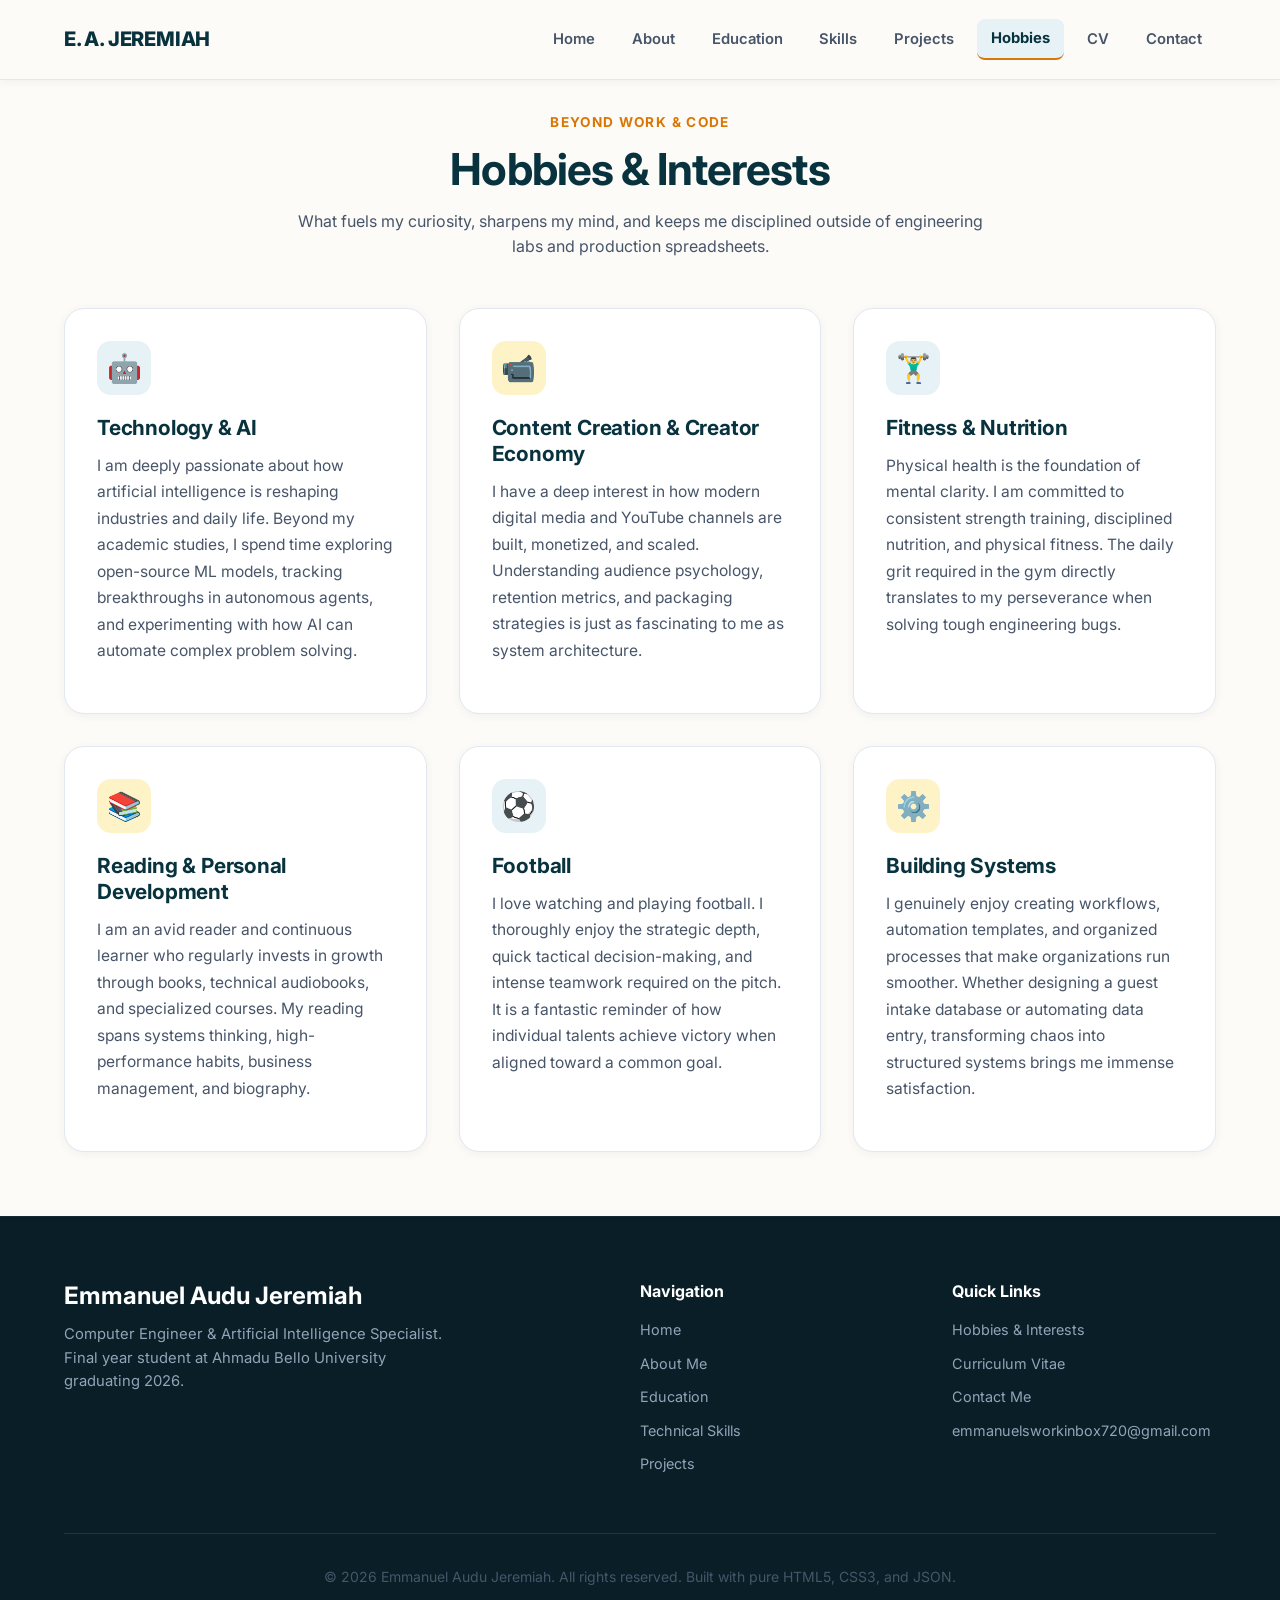
<file: hobbies.html>
<!DOCTYPE html>
<html lang="en">
<head>
  <meta charset="UTF-8">
  <meta name="viewport" content="width=device-width, initial-scale=1.0">
  <meta name="description" content="Hobbies and interests of Emmanuel Audu Jeremiah — AI & technology, content creation economy, fitness, reading, football, and building systems.">
  <meta name="author" content="Emmanuel Audu Jeremiah">
  <title>Hobbies & Interests | Emmanuel Audu Jeremiah</title>
  
  <!-- CSS Stylesheet -->
  <link rel="stylesheet" href="assets/css/style.css">
</head>
<body>

  <!-- FIXED HEADER / NAVIGATION -->
  <header class="site-header">
    <div class="header-container">
      <a href="index.html" class="brand-logo" aria-label="Emmanuel Audu Jeremiah Homepage">
        <span>E. A. JEREMIAH</span>
      </a>

      <!-- CSS-Only Checkbox Hack for Mobile Navigation -->
      <input type="checkbox" id="nav-toggle" class="nav-toggle" aria-label="Toggle navigation menu">
      <label for="nav-toggle" class="nav-toggle-label">
        <span></span>
        <span></span>
        <span></span>
      </label>

      <nav class="nav-menu" role="navigation" aria-label="Main Navigation">
        <a href="index.html" class="nav-link">Home</a>
        <a href="about.html" class="nav-link">About</a>
        <a href="education.html" class="nav-link">Education</a>
        <a href="skills.html" class="nav-link">Skills</a>
        <a href="projects.html" class="nav-link">Projects</a>
        <a href="hobbies.html" class="nav-link active">Hobbies</a>
        <a href="cv.html" class="nav-link">CV</a>
        <a href="contact.html" class="nav-link">Contact</a>
      </nav>
    </div>
  </header>

  <!-- MAIN CONTENT AREA -->
  <main id="main-content">
    <div class="container">
      
      <div class="section-header">
        <span class="sub-heading">Beyond Work &amp; Code</span>
        <h1>Hobbies &amp; Interests</h1>
        <p>What fuels my curiosity, sharpens my mind, and keeps me disciplined outside of engineering labs and production spreadsheets.</p>
      </div>

      <div class="hobbies-grid">

        <!-- INTEREST 1 -->
        <article class="hobby-card">
          <div class="hobby-icon">🤖</div>
          <h2 class="hobby-title">Technology &amp; AI</h2>
          <p class="hobby-desc">
            I am deeply passionate about how artificial intelligence is reshaping industries and daily life. Beyond my academic studies, I spend time exploring open-source ML models, tracking breakthroughs in autonomous agents, and experimenting with how AI can automate complex problem solving.
          </p>
        </article>

        <!-- INTEREST 2 -->
        <article class="hobby-card">
          <div class="hobby-icon">📹</div>
          <h2 class="hobby-title">Content Creation &amp; Creator Economy</h2>
          <p class="hobby-desc">
            I have a deep interest in how modern digital media and YouTube channels are built, monetized, and scaled. Understanding audience psychology, retention metrics, and packaging strategies is just as fascinating to me as system architecture.
          </p>
        </article>

        <!-- INTEREST 3 -->
        <article class="hobby-card">
          <div class="hobby-icon">🏋️‍♂️</div>
          <h2 class="hobby-title">Fitness &amp; Nutrition</h2>
          <p class="hobby-desc">
            Physical health is the foundation of mental clarity. I am committed to consistent strength training, disciplined nutrition, and physical fitness. The daily grit required in the gym directly translates to my perseverance when solving tough engineering bugs.
          </p>
        </article>

        <!-- INTEREST 4 -->
        <article class="hobby-card">
          <div class="hobby-icon">📚</div>
          <h2 class="hobby-title">Reading &amp; Personal Development</h2>
          <p class="hobby-desc">
            I am an avid reader and continuous learner who regularly invests in growth through books, technical audiobooks, and specialized courses. My reading spans systems thinking, high-performance habits, business management, and biography.
          </p>
        </article>

        <!-- INTEREST 5 -->
        <article class="hobby-card">
          <div class="hobby-icon">⚽</div>
          <h2 class="hobby-title">Football</h2>
          <p class="hobby-desc">
            I love watching and playing football. I thoroughly enjoy the strategic depth, quick tactical decision-making, and intense teamwork required on the pitch. It is a fantastic reminder of how individual talents achieve victory when aligned toward a common goal.
          </p>
        </article>

        <!-- INTEREST 6 -->
        <article class="hobby-card">
          <div class="hobby-icon">⚙️</div>
          <h2 class="hobby-title">Building Systems</h2>
          <p class="hobby-desc">
            I genuinely enjoy creating workflows, automation templates, and organized processes that make organizations run smoother. Whether designing a guest intake database or automating data entry, transforming chaos into structured systems brings me immense satisfaction.
          </p>
        </article>

      </div>

    </div>
  </main>

  <!-- SITE FOOTER -->
  <footer class="site-footer">
    <div class="container">
      <div class="footer-grid">
        <div class="footer-brand">
          <h3>Emmanuel Audu Jeremiah</h3>
          <p>Computer Engineer &amp; Artificial Intelligence Specialist. Final year student at Ahmadu Bello University graduating 2026.</p>
        </div>

        <div>
          <h4 class="footer-nav-title">Navigation</h4>
          <ul class="footer-links">
            <li><a href="index.html">Home</a></li>
            <li><a href="about.html">About Me</a></li>
            <li><a href="education.html">Education</a></li>
            <li><a href="skills.html">Technical Skills</a></li>
            <li><a href="projects.html">Projects</a></li>
          </ul>
        </div>

        <div>
          <h4 class="footer-nav-title">Quick Links</h4>
          <ul class="footer-links">
            <li><a href="hobbies.html">Hobbies &amp; Interests</a></li>
            <li><a href="cv.html">Curriculum Vitae</a></li>
            <li><a href="contact.html">Contact Me</a></li>
            <li><a href="mailto:emmanuelsworkinbox720@gmail.com">emmanuelsworkinbox720@gmail.com</a></li>
          </ul>
        </div>
      </div>

      <div class="footer-bottom">
        <p>&copy; 2026 Emmanuel Audu Jeremiah. All rights reserved. Built with pure HTML5, CSS3, and JSON.</p>
      </div>
    </div>
  </footer>

</body>
</html>
</file>
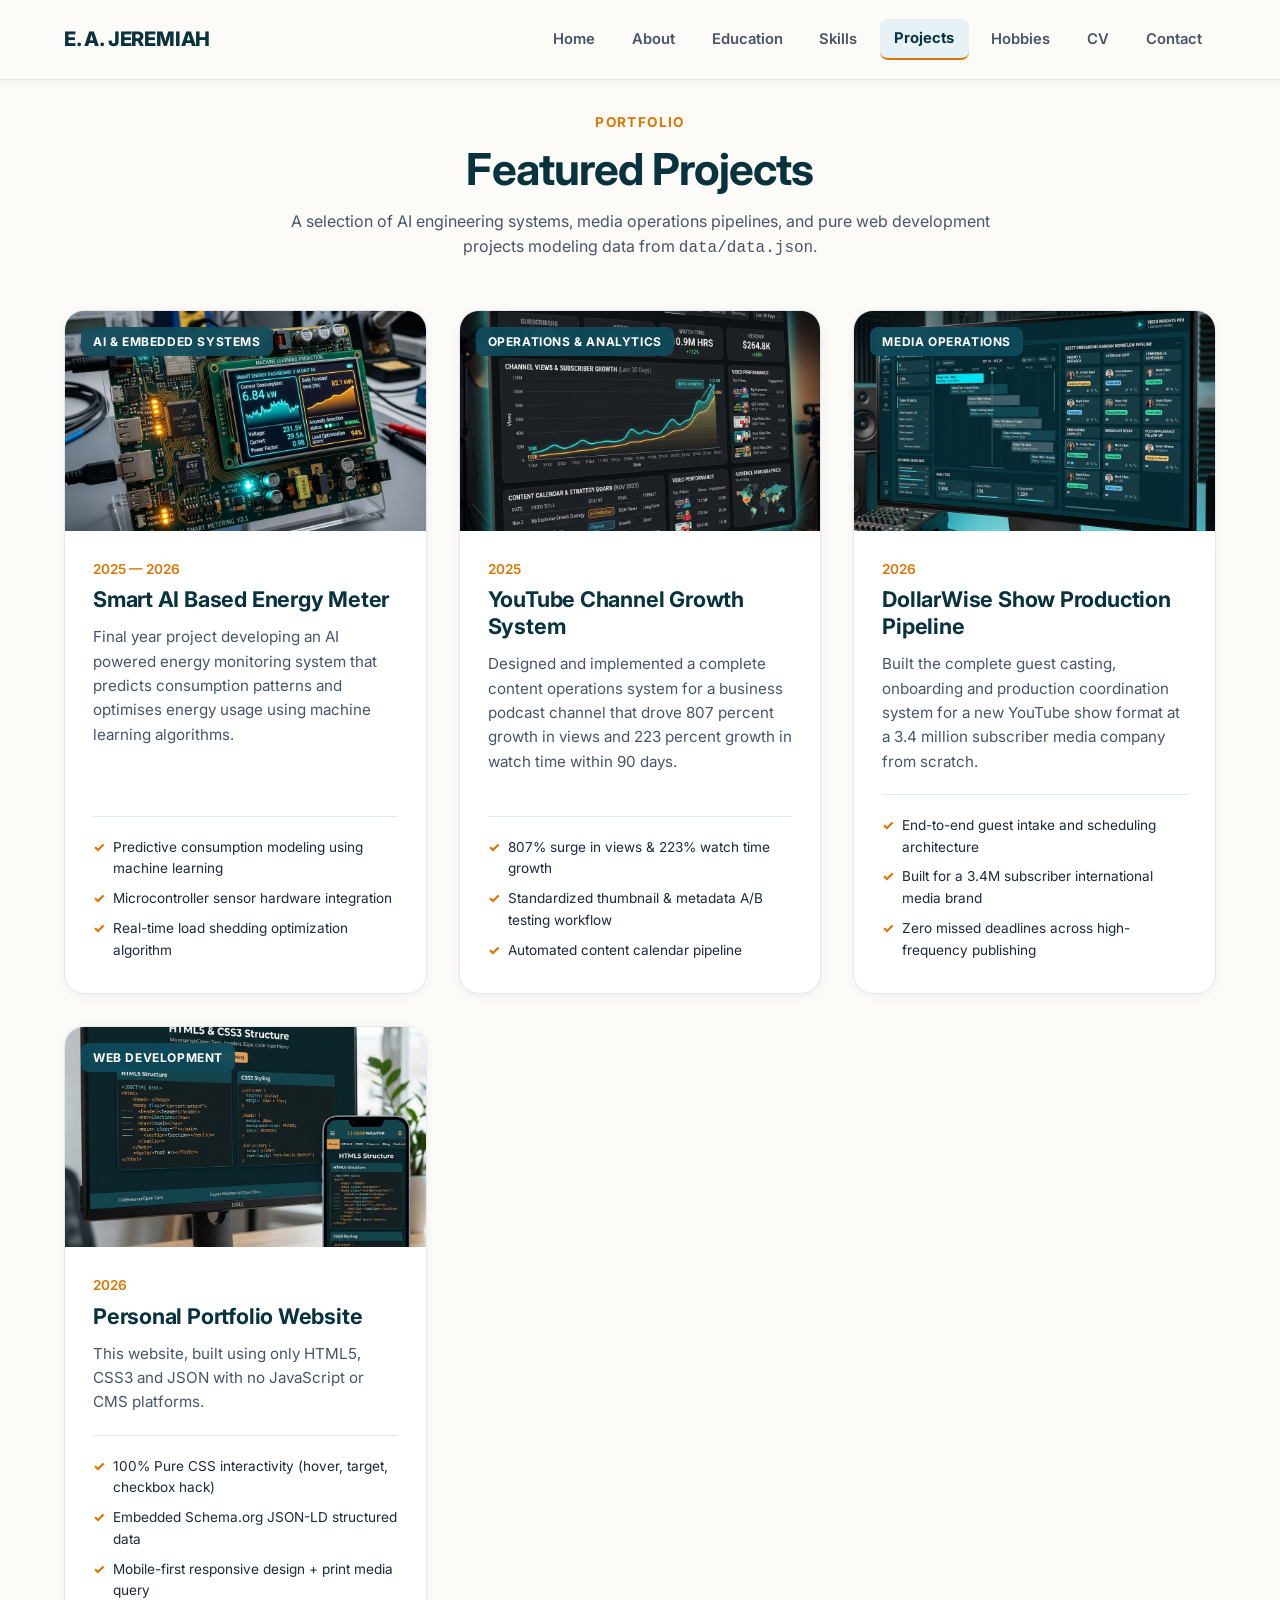
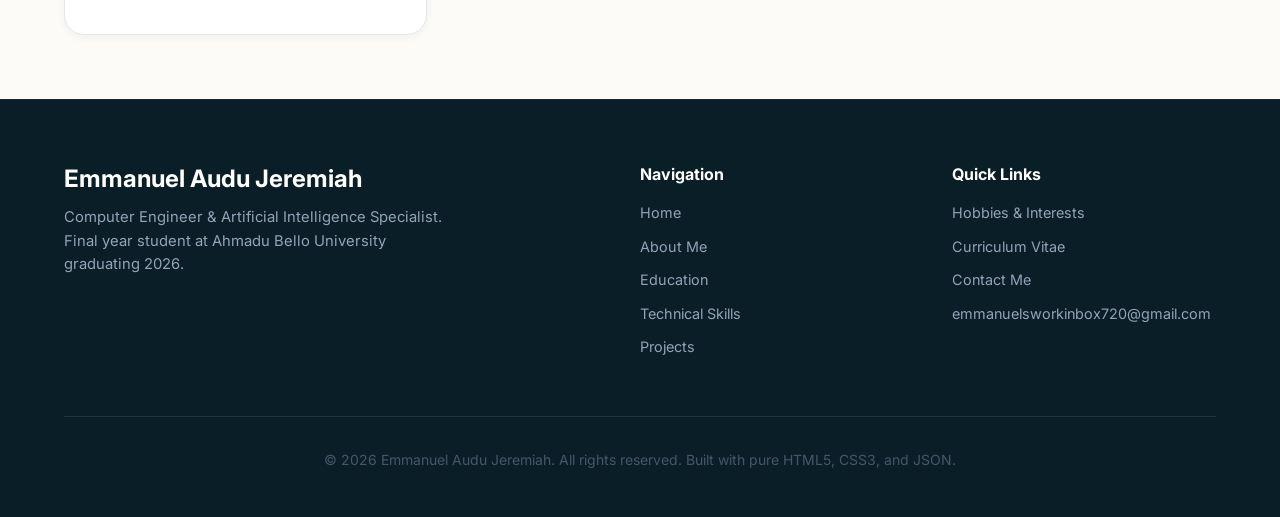
<file: projects.html>
<!DOCTYPE html>
<html lang="en">
<head>
  <meta charset="UTF-8">
  <meta name="viewport" content="width=device-width, initial-scale=1.0">
  <meta name="description" content="Projects portfolio of Emmanuel Audu Jeremiah — Smart AI Energy Meter, YouTube Growth System (807% view increase), DollarWise Show Pipeline, and pure CSS portfolio website.">
  <meta name="author" content="Emmanuel Audu Jeremiah">
  <title>Featured Projects | Emmanuel Audu Jeremiah</title>
  
  <!-- CSS Stylesheet -->
  <link rel="stylesheet" href="assets/css/style.css">
  
  <!-- Schema.org Structured Data (ItemList) -->
  <script type="application/ld+json">
  {
    "@context": "https://schema.org",
    "@type": "ItemList",
    "name": "Emmanuel Audu Jeremiah — Engineering & Operations Projects",
    "itemListElement": [
      {
        "@type": "ListItem",
        "position": 1,
        "item": {
          "@type": "CreativeWork",
          "name": "Smart AI Based Energy Meter",
          "description": "Final year project developing an AI powered energy monitoring system that predicts consumption patterns and optimises energy usage using machine learning algorithms.",
          "genre": "Artificial Intelligence & Embedded Systems",
          "dateCreated": "2025-2026"
        }
      },
      {
        "@type": "ListItem",
        "position": 2,
        "item": {
          "@type": "CreativeWork",
          "name": "YouTube Channel Growth System",
          "description": "Designed and implemented a complete content operations system for a business podcast channel that drove 807 percent growth in views and 223 percent growth in watch time within 90 days.",
          "genre": "Content Operations & Analytics",
          "dateCreated": "2025"
        }
      },
      {
        "@type": "ListItem",
        "position": 3,
        "item": {
          "@type": "CreativeWork",
          "name": "DollarWise Show Production Pipeline",
          "description": "Built the complete guest casting, onboarding and production coordination system for a new YouTube show format at a 3.4 million subscriber media company from scratch.",
          "genre": "Media Operations & Workflow",
          "dateCreated": "2026"
        }
      },
      {
        "@type": "ListItem",
        "position": 4,
        "item": {
          "@type": "CreativeWork",
          "name": "Personal Portfolio Website",
          "description": "This website, built using only HTML5, CSS3 and JSON with no JavaScript or CMS platforms.",
          "genre": "Web Development",
          "dateCreated": "2026"
        }
      }
    ]
  }
  </script>
</head>
<body>

  <!-- FIXED HEADER / NAVIGATION -->
  <header class="site-header">
    <div class="header-container">
      <a href="index.html" class="brand-logo" aria-label="Emmanuel Audu Jeremiah Homepage">
        <span>E. A. JEREMIAH</span>
      </a>

      <!-- CSS-Only Checkbox Hack for Mobile Navigation -->
      <input type="checkbox" id="nav-toggle" class="nav-toggle" aria-label="Toggle navigation menu">
      <label for="nav-toggle" class="nav-toggle-label">
        <span></span>
        <span></span>
        <span></span>
      </label>

      <nav class="nav-menu" role="navigation" aria-label="Main Navigation">
        <a href="index.html" class="nav-link">Home</a>
        <a href="about.html" class="nav-link">About</a>
        <a href="education.html" class="nav-link">Education</a>
        <a href="skills.html" class="nav-link">Skills</a>
        <a href="projects.html" class="nav-link active">Projects</a>
        <a href="hobbies.html" class="nav-link">Hobbies</a>
        <a href="cv.html" class="nav-link">CV</a>
        <a href="contact.html" class="nav-link">Contact</a>
      </nav>
    </div>
  </header>

  <!-- MAIN CONTENT AREA -->
  <main id="main-content">
    <div class="container">
      
      <div class="section-header">
        <span class="sub-heading">Portfolio</span>
        <h1>Featured Projects</h1>
        <p>A selection of AI engineering systems, media operations pipelines, and pure web development projects modeling data from <code>data/data.json</code>.</p>
      </div>

      <!-- PROJECTS GRID -->
      <div class="projects-grid">
        
        <!-- PROJECT 1 -->
        <article class="project-card" tabindex="0">
          <div class="project-image-container">
            <img src="assets/images/project-energy-meter.jpg" alt="Smart AI Based Energy Meter thumbnail" width="400" height="220">
            <span class="project-category-tag">AI &amp; Embedded Systems</span>
          </div>
          <div class="project-body">
            <span class="project-date">2025 &mdash; 2026</span>
            <h2 class="project-title">Smart AI Based Energy Meter</h2>
            <p class="project-description">
              Final year project developing an AI powered energy monitoring system that predicts consumption patterns and optimises energy usage using machine learning algorithms.
            </p>
            <ul class="project-highlights-list">
              <li>Predictive consumption modeling using machine learning</li>
              <li>Microcontroller sensor hardware integration</li>
              <li>Real-time load shedding optimization algorithm</li>
            </ul>
          </div>
        </article>

        <!-- PROJECT 2 -->
        <article class="project-card" tabindex="0">
          <div class="project-image-container">
            <img src="assets/images/project-youtube-growth.jpg" alt="YouTube Channel Growth System analytics thumbnail" width="400" height="220">
            <span class="project-category-tag">Operations &amp; Analytics</span>
          </div>
          <div class="project-body">
            <span class="project-date">2025</span>
            <h2 class="project-title">YouTube Channel Growth System</h2>
            <p class="project-description">
              Designed and implemented a complete content operations system for a business podcast channel that drove 807 percent growth in views and 223 percent growth in watch time within 90 days.
            </p>
            <ul class="project-highlights-list">
              <li>807% surge in views &amp; 223% watch time growth</li>
              <li>Standardized thumbnail &amp; metadata A/B testing workflow</li>
              <li>Automated content calendar pipeline</li>
            </ul>
          </div>
        </article>

        <!-- PROJECT 3 -->
        <article class="project-card" tabindex="0">
          <div class="project-image-container">
            <img src="assets/images/project-dollarwise.jpg" alt="DollarWise Show Production Pipeline thumbnail" width="400" height="220">
            <span class="project-category-tag">Media Operations</span>
          </div>
          <div class="project-body">
            <span class="project-date">2026</span>
            <h2 class="project-title">DollarWise Show Production Pipeline</h2>
            <p class="project-description">
              Built the complete guest casting, onboarding and production coordination system for a new YouTube show format at a 3.4 million subscriber media company from scratch.
            </p>
            <ul class="project-highlights-list">
              <li>End-to-end guest intake and scheduling architecture</li>
              <li>Built for a 3.4M subscriber international media brand</li>
              <li>Zero missed deadlines across high-frequency publishing</li>
            </ul>
          </div>
        </article>

        <!-- PROJECT 4 -->
        <article class="project-card" tabindex="0">
          <div class="project-image-container">
            <img src="assets/images/project-portfolio.jpg" alt="Personal Portfolio Website interface thumbnail" width="400" height="220">
            <span class="project-category-tag">Web Development</span>
          </div>
          <div class="project-body">
            <span class="project-date">2026</span>
            <h2 class="project-title">Personal Portfolio Website</h2>
            <p class="project-description">
              This website, built using only HTML5, CSS3 and JSON with no JavaScript or CMS platforms.
            </p>
            <ul class="project-highlights-list">
              <li>100% Pure CSS interactivity (hover, target, checkbox hack)</li>
              <li>Embedded Schema.org JSON-LD structured data</li>
              <li>Mobile-first responsive design + print media query</li>
            </ul>
          </div>
        </article>

      </div>

    </div>
  </main>

  <!-- SITE FOOTER -->
  <footer class="site-footer">
    <div class="container">
      <div class="footer-grid">
        <div class="footer-brand">
          <h3>Emmanuel Audu Jeremiah</h3>
          <p>Computer Engineer &amp; Artificial Intelligence Specialist. Final year student at Ahmadu Bello University graduating 2026.</p>
        </div>

        <div>
          <h4 class="footer-nav-title">Navigation</h4>
          <ul class="footer-links">
            <li><a href="index.html">Home</a></li>
            <li><a href="about.html">About Me</a></li>
            <li><a href="education.html">Education</a></li>
            <li><a href="skills.html">Technical Skills</a></li>
            <li><a href="projects.html">Projects</a></li>
          </ul>
        </div>

        <div>
          <h4 class="footer-nav-title">Quick Links</h4>
          <ul class="footer-links">
            <li><a href="hobbies.html">Hobbies &amp; Interests</a></li>
            <li><a href="cv.html">Curriculum Vitae</a></li>
            <li><a href="contact.html">Contact Me</a></li>
            <li><a href="mailto:emmanuelsworkinbox720@gmail.com">emmanuelsworkinbox720@gmail.com</a></li>
          </ul>
        </div>
      </div>

      <div class="footer-bottom">
        <p>&copy; 2026 Emmanuel Audu Jeremiah. All rights reserved. Built with pure HTML5, CSS3, and JSON.</p>
      </div>
    </div>
  </footer>

</body>
</html>
</file>
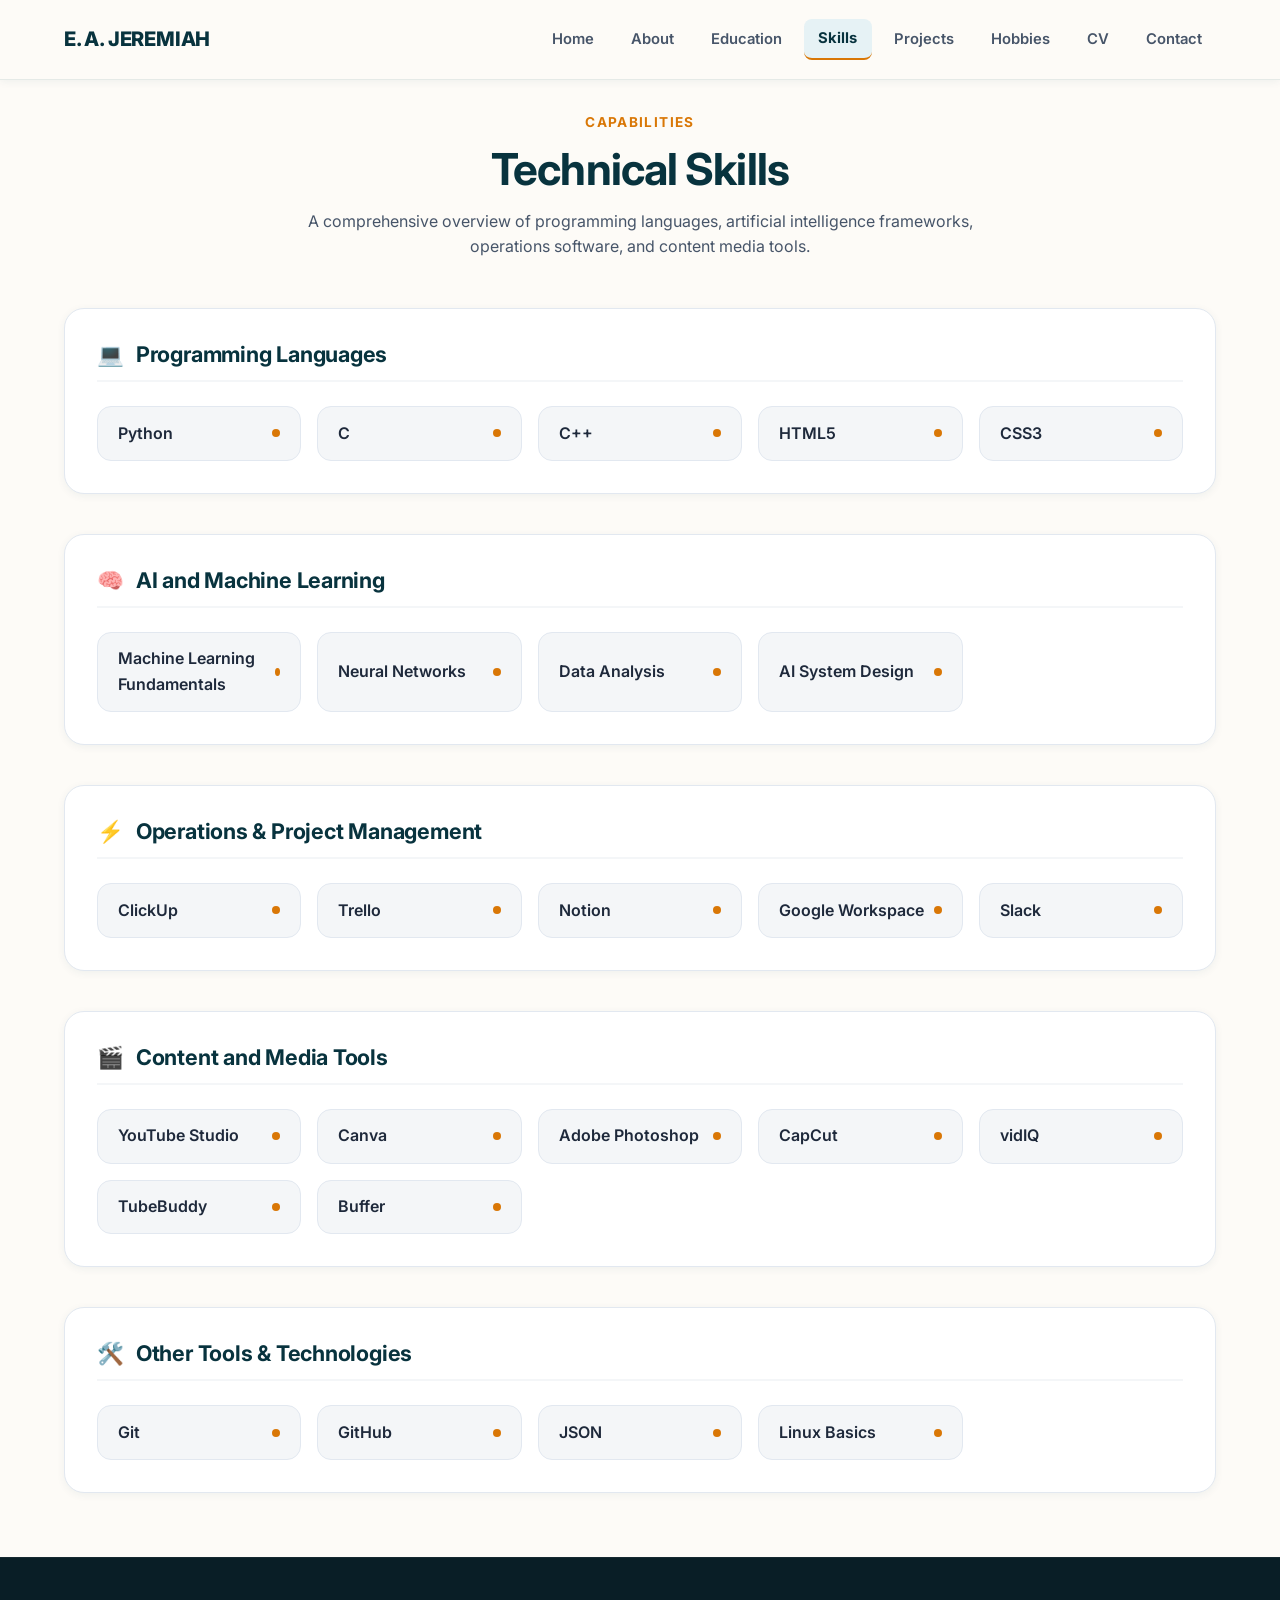
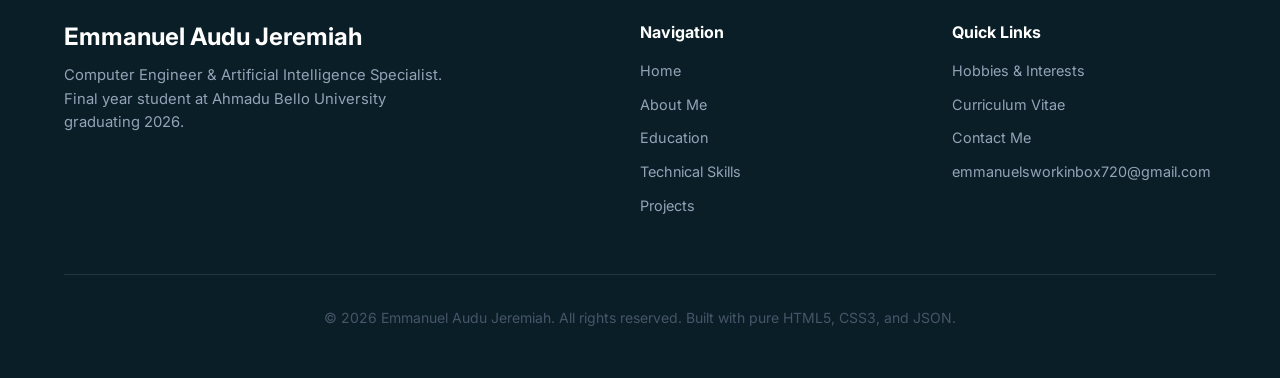
<file: skills.html>
<!DOCTYPE html>
<html lang="en">
<head>
  <meta charset="UTF-8">
  <meta name="viewport" content="width=device-width, initial-scale=1.0">
  <meta name="description" content="Technical skills matrix of Emmanuel Audu Jeremiah — Python, C++, AI & Machine Learning, Operations Tools (ClickUp, Notion), and Media Analytics.">
  <meta name="author" content="Emmanuel Audu Jeremiah">
  <title>Technical Skills | Emmanuel Audu Jeremiah</title>
  
  <!-- CSS Stylesheet -->
  <link rel="stylesheet" href="assets/css/style.css">
</head>
<body>

  <!-- FIXED HEADER / NAVIGATION -->
  <header class="site-header">
    <div class="header-container">
      <a href="index.html" class="brand-logo" aria-label="Emmanuel Audu Jeremiah Homepage">
        <span>E. A. JEREMIAH</span>
      </a>

      <!-- CSS-Only Checkbox Hack for Mobile Navigation -->
      <input type="checkbox" id="nav-toggle" class="nav-toggle" aria-label="Toggle navigation menu">
      <label for="nav-toggle" class="nav-toggle-label">
        <span></span>
        <span></span>
        <span></span>
      </label>

      <nav class="nav-menu" role="navigation" aria-label="Main Navigation">
        <a href="index.html" class="nav-link">Home</a>
        <a href="about.html" class="nav-link">About</a>
        <a href="education.html" class="nav-link">Education</a>
        <a href="skills.html" class="nav-link active">Skills</a>
        <a href="projects.html" class="nav-link">Projects</a>
        <a href="hobbies.html" class="nav-link">Hobbies</a>
        <a href="cv.html" class="nav-link">CV</a>
        <a href="contact.html" class="nav-link">Contact</a>
      </nav>
    </div>
  </header>

  <!-- MAIN CONTENT AREA -->
  <main id="main-content">
    <div class="container">
      
      <div class="section-header">
        <span class="sub-heading">Capabilities</span>
        <h1>Technical Skills</h1>
        <p>A comprehensive overview of programming languages, artificial intelligence frameworks, operations software, and content media tools.</p>
      </div>

      <div class="skills-container">

        <!-- CATEGORY 1: PROGRAMMING LANGUAGES -->
        <section class="skills-category-block">
          <h2 class="skills-category-title">
            <span>💻</span>
            <span>Programming Languages</span>
          </h2>
          <div class="skills-grid">
            <div class="skill-pill" tabindex="0"><span>Python</span><span class="dot"></span></div>
            <div class="skill-pill" tabindex="0"><span>C</span><span class="dot"></span></div>
            <div class="skill-pill" tabindex="0"><span>C++</span><span class="dot"></span></div>
            <div class="skill-pill" tabindex="0"><span>HTML5</span><span class="dot"></span></div>
            <div class="skill-pill" tabindex="0"><span>CSS3</span><span class="dot"></span></div>
          </div>
        </section>

        <!-- CATEGORY 2: AI & MACHINE LEARNING -->
        <section class="skills-category-block">
          <h2 class="skills-category-title">
            <span>🧠</span>
            <span>AI and Machine Learning</span>
          </h2>
          <div class="skills-grid">
            <div class="skill-pill" tabindex="0"><span>Machine Learning Fundamentals</span><span class="dot"></span></div>
            <div class="skill-pill" tabindex="0"><span>Neural Networks</span><span class="dot"></span></div>
            <div class="skill-pill" tabindex="0"><span>Data Analysis</span><span class="dot"></span></div>
            <div class="skill-pill" tabindex="0"><span>AI System Design</span><span class="dot"></span></div>
          </div>
        </section>

        <!-- CATEGORY 3: OPERATIONS & PROJECT MANAGEMENT -->
        <section class="skills-category-block">
          <h2 class="skills-category-title">
            <span>⚡</span>
            <span>Operations &amp; Project Management</span>
          </h2>
          <div class="skills-grid">
            <div class="skill-pill" tabindex="0"><span>ClickUp</span><span class="dot"></span></div>
            <div class="skill-pill" tabindex="0"><span>Trello</span><span class="dot"></span></div>
            <div class="skill-pill" tabindex="0"><span>Notion</span><span class="dot"></span></div>
            <div class="skill-pill" tabindex="0"><span>Google Workspace</span><span class="dot"></span></div>
            <div class="skill-pill" tabindex="0"><span>Slack</span><span class="dot"></span></div>
          </div>
        </section>

        <!-- CATEGORY 4: CONTENT & MEDIA TOOLS -->
        <section class="skills-category-block">
          <h2 class="skills-category-title">
            <span>🎬</span>
            <span>Content and Media Tools</span>
          </h2>
          <div class="skills-grid">
            <div class="skill-pill" tabindex="0"><span>YouTube Studio</span><span class="dot"></span></div>
            <div class="skill-pill" tabindex="0"><span>Canva</span><span class="dot"></span></div>
            <div class="skill-pill" tabindex="0"><span>Adobe Photoshop</span><span class="dot"></span></div>
            <div class="skill-pill" tabindex="0"><span>CapCut</span><span class="dot"></span></div>
            <div class="skill-pill" tabindex="0"><span>vidIQ</span><span class="dot"></span></div>
            <div class="skill-pill" tabindex="0"><span>TubeBuddy</span><span class="dot"></span></div>
            <div class="skill-pill" tabindex="0"><span>Buffer</span><span class="dot"></span></div>
          </div>
        </section>

        <!-- CATEGORY 5: OTHER TOOLS -->
        <section class="skills-category-block">
          <h2 class="skills-category-title">
            <span>🛠️</span>
            <span>Other Tools &amp; Technologies</span>
          </h2>
          <div class="skills-grid">
            <div class="skill-pill" tabindex="0"><span>Git</span><span class="dot"></span></div>
            <div class="skill-pill" tabindex="0"><span>GitHub</span><span class="dot"></span></div>
            <div class="skill-pill" tabindex="0"><span>JSON</span><span class="dot"></span></div>
            <div class="skill-pill" tabindex="0"><span>Linux Basics</span><span class="dot"></span></div>
          </div>
        </section>

      </div>

    </div>
  </main>

  <!-- SITE FOOTER -->
  <footer class="site-footer">
    <div class="container">
      <div class="footer-grid">
        <div class="footer-brand">
          <h3>Emmanuel Audu Jeremiah</h3>
          <p>Computer Engineer &amp; Artificial Intelligence Specialist. Final year student at Ahmadu Bello University graduating 2026.</p>
        </div>

        <div>
          <h4 class="footer-nav-title">Navigation</h4>
          <ul class="footer-links">
            <li><a href="index.html">Home</a></li>
            <li><a href="about.html">About Me</a></li>
            <li><a href="education.html">Education</a></li>
            <li><a href="skills.html">Technical Skills</a></li>
            <li><a href="projects.html">Projects</a></li>
          </ul>
        </div>

        <div>
          <h4 class="footer-nav-title">Quick Links</h4>
          <ul class="footer-links">
            <li><a href="hobbies.html">Hobbies &amp; Interests</a></li>
            <li><a href="cv.html">Curriculum Vitae</a></li>
            <li><a href="contact.html">Contact Me</a></li>
            <li><a href="mailto:emmanuelsworkinbox720@gmail.com">emmanuelsworkinbox720@gmail.com</a></li>
          </ul>
        </div>
      </div>

      <div class="footer-bottom">
        <p>&copy; 2026 Emmanuel Audu Jeremiah. All rights reserved. Built with pure HTML5, CSS3, and JSON.</p>
      </div>
    </div>
  </footer>

</body>
</html>
</file>
<file: assets/css/style.css>
/* ==========================================================================
   EMMANUEL AUDU JEREMIAH — PROFESSIONAL PORTFOLIO STYLESHEET
   Strict CSS3 — No JavaScript Required
   Palette: Deep Teal, Warm Orange Accent, Warm White, Dark Charcoal
   ========================================================================== */

@import url('https://fonts.googleapis.com/css2?family=Inter:wght@300;400;500;600;700;800;900&display=swap');

/* --------------------------------------------------------------------------
   1. DESIGN TOKENS & CUSTOM PROPERTIES
   -------------------------------------------------------------------------- */
:root {
  /* Color Palette */
  --primary: #0F4C5C;
  --primary-dark: #08333E;
  --primary-light: #1E6B7B;
  --primary-subtle: #E6F2F5;
  --primary-gradient: linear-gradient(135deg, #0F4C5C 0%, #08333E 100%);
  
  --accent: #D97706;
  --accent-hover: #B45309;
  --accent-light: #FEF3C7;
  --accent-gradient: linear-gradient(135deg, #F59E0B 0%, #D97706 100%);

  --bg-main: #FDFBF7;
  --bg-card: #FFFFFF;
  --bg-subtle: #F4F6F8;
  --bg-alt: #EBF1F3;
  --bg-dark: #091E26;

  --text-main: #1E293B;
  --text-muted: #475569;
  --text-light: #94A3B8;
  --text-white: #FFFFFF;

  --border-color: #E2E8F0;
  --border-focus: #0F4C5C;

  /* Typography */
  --font-family: 'Inter', -apple-system, BlinkMacSystemFont, 'Segoe UI', Roboto, sans-serif;
  
  /* Layout & Spacing */
  --container-max: 1200px;
  --header-height: 80px;

  /* Elevation & Shadows */
  --shadow-sm: 0 2px 8px rgba(15, 76, 92, 0.06);
  --shadow-md: 0 10px 25px rgba(15, 76, 92, 0.08);
  --shadow-lg: 0 20px 40px rgba(15, 76, 92, 0.12);
  --shadow-hover: 0 15px 35px rgba(15, 76, 92, 0.15);

  /* Border Radii */
  --radius-sm: 8px;
  --radius-md: 14px;
  --radius-lg: 20px;
  --radius-full: 9999px;

  /* Transitions */
  --transition-fast: all 0.2s ease-in-out;
  --transition-normal: all 0.3s cubic-bezier(0.4, 0, 0.2, 1);
  --transition-slow: all 0.5s cubic-bezier(0.4, 0, 0.2, 1);
}

/* --------------------------------------------------------------------------
   2. RESET & BASE STYLES
   -------------------------------------------------------------------------- */
*, *::before, *::after {
  box-sizing: border-box;
  margin: 0;
  padding: 0;
}

html {
  scroll-behavior: smooth;
  font-size: 16px;
}

body {
  font-family: var(--font-family);
  background-color: var(--bg-main);
  color: var(--text-main);
  line-height: 1.6;
  min-height: 100vh;
  display: flex;
  flex-direction: column;
  -webkit-font-smoothing: antialiased;
}

img {
  max-width: 100%;
  height: auto;
  display: block;
}

a {
  color: var(--primary);
  text-decoration: none;
  transition: var(--transition-fast);
}

a:hover, a:focus {
  color: var(--accent);
}

h1, h2, h3, h4, h5, h6 {
  color: var(--primary-dark);
  font-weight: 700;
  line-height: 1.25;
  margin-bottom: 0.75rem;
}

h1 { font-size: 2.75rem; letter-spacing: -0.02em; }
h2 { font-size: 2rem; letter-spacing: -0.01em; }
h3 { font-size: 1.35rem; }
h4 { font-size: 1.1rem; }

p {
  margin-bottom: 1rem;
  color: var(--text-muted);
}

.container {
  width: 100%;
  max-width: var(--container-max);
  margin: 0 auto;
  padding: 0 1.5rem;
}

main {
  flex: 1;
  padding-top: calc(var(--header-height) + 2rem);
  padding-bottom: 4rem;
}

/* --------------------------------------------------------------------------
   3. HEADER & MOBILE HAMBURGER NAVIGATION (CSS ONLY - CHECKBOX HACK)
   -------------------------------------------------------------------------- */
.site-header {
  position: fixed;
  top: 0;
  left: 0;
  right: 0;
  height: var(--header-height);
  background-color: rgba(253, 251, 247, 0.95);
  backdrop-filter: blur(12px);
  border-bottom: 1px solid rgba(15, 76, 92, 0.1);
  z-index: 1000;
  display: flex;
  align-items: center;
  box-shadow: var(--shadow-sm);
}

.header-container {
  display: flex;
  align-items: center;
  justify-content: space-between;
  width: 100%;
  max-width: var(--container-max);
  margin: 0 auto;
  padding: 0 1.5rem;
}

/* Brand Logo */
.brand-logo {
  display: flex;
  align-items: center;
  gap: 0.75rem;
  font-weight: 800;
  font-size: 1.25rem;
  color: var(--primary-dark);
  letter-spacing: -0.01em;
}

.brand-badge {
  background: var(--primary-gradient);
  color: var(--text-white);
  font-size: 0.8rem;
  font-weight: 700;
  padding: 0.25rem 0.6rem;
  border-radius: var(--radius-sm);
  letter-spacing: 0.05em;
}

/* Hide checkbox input */
.nav-toggle {
  display: none;
}

/* Mobile Hamburger Button Label */
.nav-toggle-label {
  display: none;
  cursor: pointer;
  padding: 0.5rem;
  z-index: 1001;
}

.nav-toggle-label span {
  display: block;
  width: 26px;
  height: 3px;
  margin: 5px 0;
  background-color: var(--primary-dark);
  border-radius: 3px;
  transition: var(--transition-normal);
}

/* Desktop Navigation Menu */
.nav-menu {
  display: flex;
  align-items: center;
  gap: 0.5rem;
  list-style: none;
}

.nav-link {
  display: inline-block;
  padding: 0.5rem 0.9rem;
  font-size: 0.925rem;
  font-weight: 600;
  color: var(--text-muted);
  border-radius: var(--radius-sm);
  transition: var(--transition-fast);
}

.nav-link:hover, .nav-link:focus {
  color: var(--primary-dark);
  background-color: var(--primary-subtle);
}

/* Active Nav Page Styling */
.nav-link.active {
  color: var(--primary-dark);
  background-color: var(--primary-subtle);
  border-bottom: 2px solid var(--accent);
  font-weight: 700;
}

/* --------------------------------------------------------------------------
   4. BUTTONS & UI UTILITIES
   -------------------------------------------------------------------------- */
.btn {
  display: inline-flex;
  align-items: center;
  justify-content: center;
  gap: 0.5rem;
  padding: 0.75rem 1.75rem;
  font-size: 0.95rem;
  font-weight: 600;
  border-radius: var(--radius-md);
  cursor: pointer;
  transition: var(--transition-normal);
  border: 2px solid transparent;
  text-align: center;
}

.btn-primary {
  background: var(--primary-gradient);
  color: var(--text-white);
  box-shadow: 0 4px 14px rgba(15, 76, 92, 0.3);
}

.btn-primary:hover, .btn-primary:focus {
  background: linear-gradient(135deg, #08333E 0%, #052129 100%);
  color: var(--text-white);
  transform: translateY(-2px);
  box-shadow: 0 6px 20px rgba(15, 76, 92, 0.4);
}

.btn-accent {
  background: var(--accent-gradient);
  color: var(--text-white);
  box-shadow: 0 4px 14px rgba(217, 119, 6, 0.3);
}

.btn-accent:hover, .btn-accent:focus {
  background: linear-gradient(135deg, #B45309 0%, #92400E 100%);
  color: var(--text-white);
  transform: translateY(-2px);
  box-shadow: 0 6px 20px rgba(217, 119, 6, 0.4);
}

.btn-outline {
  background-color: transparent;
  color: var(--primary);
  border-color: var(--primary);
}

.btn-outline:hover, .btn-outline:focus {
  background-color: var(--primary);
  color: var(--text-white);
  transform: translateY(-2px);
}

.badge {
  display: inline-block;
  padding: 0.25rem 0.75rem;
  font-size: 0.8rem;
  font-weight: 600;
  border-radius: var(--radius-full);
  background-color: var(--primary-subtle);
  color: var(--primary-dark);
}

.badge-accent {
  background-color: var(--accent-light);
  color: var(--accent-hover);
}

.section-header {
  text-align: center;
  max-width: 700px;
  margin: 0 auto 3rem auto;
}

.section-header .sub-heading {
  color: var(--accent);
  font-weight: 700;
  text-transform: uppercase;
  font-size: 0.85rem;
  letter-spacing: 0.1em;
  margin-bottom: 0.5rem;
  display: block;
}

/* --------------------------------------------------------------------------
   5. PAGE 1 — HERO & HOMEPAGE ANIMATIONS
   -------------------------------------------------------------------------- */
.hero-section {
  display: grid;
  grid-template-columns: 1fr 1fr;
  gap: 3rem;
  align-items: center;
  padding: 3rem 0 4rem 0;
}

.hero-content {
  animation: fadeInUp 0.8s ease-out forwards;
}

.hero-badge-wrapper {
  margin-bottom: 1.25rem;
}

.hero-title {
  font-size: 3.25rem;
  font-weight: 900;
  line-height: 1.15;
  color: var(--primary-dark);
  margin-bottom: 1.25rem;
  letter-spacing: -0.03em;
}

.hero-title .highlight {
  color: var(--accent);
  position: relative;
  display: inline-block;
}

.hero-tagline {
  font-size: 1.25rem;
  font-weight: 600;
  color: var(--primary-light);
  margin-bottom: 1.25rem;
}

.hero-intro {
  font-size: 1.05rem;
  color: var(--text-muted);
  margin-bottom: 2rem;
  line-height: 1.7;
}

.hero-ctas {
  display: flex;
  flex-wrap: wrap;
  gap: 1rem;
}

.hero-image-wrapper {
  position: relative;
  display: flex;
  justify-content: center;
  align-items: center;
  animation: floatIn 1s ease-out forwards;
}

.hero-image-frame {
  position: relative;
  width: 100%;
  max-width: 420px;
  border-radius: var(--radius-lg);
  overflow: hidden;
  box-shadow: var(--shadow-lg);
  border: 4px solid var(--bg-card);
  transition: var(--transition-normal);
}

.hero-image-frame img {
  width: 100%;
  height: auto;
  object-fit: cover;
  display: block;
  transition: var(--transition-slow);
}

.hero-image-frame:hover img {
  transform: scale(1.03);
}

/* Decorative backdrop blur circle */
.hero-image-wrapper::before {
  content: '';
  position: absolute;
  width: 320px;
  height: 320px;
  background: radial-gradient(circle, rgba(217, 119, 6, 0.15) 0%, rgba(15, 76, 92, 0.05) 70%);
  border-radius: 50%;
  z-index: -1;
  filter: blur(40px);
}

/* Quick Metrics Bar */
.metrics-grid {
  display: grid;
  grid-template-columns: repeat(auto-fit, minmax(220px, 1fr));
  gap: 1.5rem;
  margin-top: 3rem;
}

.metric-card {
  background-color: var(--bg-card);
  padding: 1.75rem 1.5rem;
  border-radius: var(--radius-md);
  border: 1px solid var(--border-color);
  box-shadow: var(--shadow-sm);
  transition: var(--transition-normal);
  text-align: center;
}

.metric-card:hover {
  transform: translateY(-4px);
  box-shadow: var(--shadow-md);
  border-color: var(--primary-light);
}

.metric-number {
  font-size: 2.25rem;
  font-weight: 800;
  color: var(--primary);
  line-height: 1;
  margin-bottom: 0.5rem;
}

.metric-card:nth-child(2) .metric-number {
  color: var(--accent);
}

.metric-label {
  font-size: 0.9rem;
  font-weight: 600;
  color: var(--text-muted);
}

/* Keyframe Animations */
@keyframes fadeInUp {
  from {
    opacity: 0;
    transform: translateY(30px);
  }
  to {
    opacity: 1;
    transform: translateY(0);
  }
}

@keyframes floatIn {
  from {
    opacity: 0;
    transform: scale(0.95) translateY(20px);
  }
  to {
    opacity: 1;
    transform: scale(1) translateY(0);
  }
}

/* --------------------------------------------------------------------------
   6. PAGE 2 — ABOUT ME
   -------------------------------------------------------------------------- */
.about-grid {
  display: grid;
  grid-template-columns: 2fr 1fr;
  gap: 3.5rem;
  align-items: start;
}

.about-article {
  background-color: var(--bg-card);
  padding: 2.5rem;
  border-radius: var(--radius-lg);
  border: 1px solid var(--border-color);
  box-shadow: var(--shadow-sm);
}

.about-article h3 {
  color: var(--primary);
  margin-top: 2rem;
  margin-bottom: 0.75rem;
  border-left: 4px solid var(--accent);
  padding-left: 0.75rem;
}

.about-article h3:first-of-type {
  margin-top: 0;
}

.about-article p {
  font-size: 1.05rem;
  line-height: 1.8;
  color: var(--text-main);
  margin-bottom: 1.25rem;
}

.about-sidebar {
  display: flex;
  flex-direction: column;
  gap: 1.5rem;
}

.sidebar-widget {
  background-color: var(--bg-card);
  padding: 1.75rem;
  border-radius: var(--radius-md);
  border: 1px solid var(--border-color);
  box-shadow: var(--shadow-sm);
}

.sidebar-widget h4 {
  color: var(--primary-dark);
  margin-bottom: 1rem;
  padding-bottom: 0.5rem;
  border-bottom: 2px solid var(--primary-subtle);
}

.widget-list {
  list-style: none;
}

.widget-list li {
  padding: 0.5rem 0;
  border-bottom: 1px dashed var(--border-color);
  display: flex;
  justify-content: space-between;
  font-size: 0.925rem;
}

.widget-list li:last-child {
  border-bottom: none;
}

.widget-list .label {
  font-weight: 600;
  color: var(--text-muted);
}

.widget-list .value {
  font-weight: 600;
  color: var(--primary-dark);
}

/* --------------------------------------------------------------------------
   7. PAGE 3 — EDUCATIONAL BACKGROUND & FINAL YEAR PROJECT
   -------------------------------------------------------------------------- */
.timeline-card {
  background-color: var(--bg-card);
  border-radius: var(--radius-lg);
  border: 1px solid var(--border-color);
  padding: 2.5rem;
  margin-bottom: 3rem;
  box-shadow: var(--shadow-sm);
  position: relative;
  overflow: hidden;
}

.timeline-card::before {
  content: '';
  position: absolute;
  top: 0;
  left: 0;
  width: 6px;
  height: 100%;
  background: var(--primary-gradient);
}

.edu-header {
  display: flex;
  justify-content: space-between;
  align-items: flex-start;
  flex-wrap: wrap;
  gap: 1rem;
  margin-bottom: 1.5rem;
}

.edu-title h3 {
  font-size: 1.6rem;
  color: var(--primary-dark);
  margin-bottom: 0.25rem;
}

.edu-institution {
  font-size: 1.1rem;
  font-weight: 600;
  color: var(--accent);
}

.edu-date {
  background-color: var(--primary-subtle);
  color: var(--primary-dark);
  font-weight: 700;
  padding: 0.35rem 0.9rem;
  border-radius: var(--radius-full);
  font-size: 0.875rem;
}

.coursework-grid {
  display: grid;
  grid-template-columns: repeat(auto-fit, minmax(240px, 1fr));
  gap: 1.25rem;
  margin-top: 1.5rem;
}

.course-card {
  background-color: var(--bg-subtle);
  padding: 1.25rem;
  border-radius: var(--radius-md);
  border-left: 3px solid var(--primary);
  transition: var(--transition-fast);
}

.course-card:hover {
  background-color: var(--primary-subtle);
  transform: translateX(4px);
}

.course-card h4 {
  color: var(--primary-dark);
  margin-bottom: 0.35rem;
}

.course-card p {
  font-size: 0.875rem;
  color: var(--text-muted);
  margin-bottom: 0;
}

.fyp-highlight-box {
  background: linear-gradient(135deg, rgba(15, 76, 92, 0.04) 0%, rgba(217, 119, 6, 0.04) 100%);
  border: 2px solid var(--primary-light);
  border-radius: var(--radius-lg);
  padding: 2.5rem;
  margin-top: 3rem;
}

.fyp-badge {
  display: inline-block;
  background: var(--accent-gradient);
  color: var(--text-white);
  font-weight: 700;
  font-size: 0.8rem;
  padding: 0.3rem 0.8rem;
  border-radius: var(--radius-sm);
  text-transform: uppercase;
  letter-spacing: 0.08em;
  margin-bottom: 1rem;
}

/* --------------------------------------------------------------------------
   8. PAGE 4 — TECHNICAL SKILLS GRID
   -------------------------------------------------------------------------- */
.skills-container {
  display: flex;
  flex-direction: column;
  gap: 2.5rem;
}

.skills-category-block {
  background-color: var(--bg-card);
  border-radius: var(--radius-lg);
  border: 1px solid var(--border-color);
  padding: 2rem;
  box-shadow: var(--shadow-sm);
}

.skills-category-title {
  display: flex;
  align-items: center;
  gap: 0.75rem;
  font-size: 1.35rem;
  color: var(--primary-dark);
  margin-bottom: 1.5rem;
  padding-bottom: 0.75rem;
  border-bottom: 2px solid var(--bg-subtle);
}

.skills-grid {
  display: grid;
  grid-template-columns: repeat(auto-fill, minmax(200px, 1fr));
  gap: 1rem;
}

.skill-pill {
  display: flex;
  align-items: center;
  justify-content: space-between;
  padding: 0.85rem 1.25rem;
  background-color: var(--bg-subtle);
  border: 1px solid var(--border-color);
  border-radius: var(--radius-md);
  font-weight: 600;
  color: var(--text-main);
  transition: var(--transition-normal);
}

.skill-pill:hover, .skill-pill:focus-within {
  background-color: var(--primary);
  color: var(--text-white);
  border-color: var(--primary-dark);
  transform: translateY(-3px);
  box-shadow: var(--shadow-md);
}

.skill-pill .dot {
  width: 8px;
  height: 8px;
  border-radius: 50%;
  background-color: var(--accent);
}

.skill-pill:hover .dot {
  background-color: var(--text-white);
}

/* --------------------------------------------------------------------------
   9. PAGE 5 — PROJECTS (CSS GRID & HOVER EFFECTS)
   -------------------------------------------------------------------------- */
.projects-grid {
  display: grid;
  grid-template-columns: repeat(auto-fit, minmax(320px, 1fr));
  gap: 2rem;
}

.project-card {
  background-color: var(--bg-card);
  border-radius: var(--radius-lg);
  border: 1px solid var(--border-color);
  overflow: hidden;
  box-shadow: var(--shadow-sm);
  display: flex;
  flex-direction: column;
  transition: var(--transition-normal);
  position: relative;
}

.project-card:hover, .project-card:focus-within {
  transform: translateY(-8px);
  box-shadow: var(--shadow-hover);
  border-color: var(--primary-light);
}

.project-image-container {
  position: relative;
  width: 100%;
  height: 220px;
  overflow: hidden;
  background-color: var(--bg-dark);
}

.project-image-container img {
  width: 100%;
  height: 100%;
  object-fit: cover;
  transition: var(--transition-slow);
}

.project-card:hover .project-image-container img {
  transform: scale(1.08);
}

.project-category-tag {
  position: absolute;
  top: 1rem;
  left: 1rem;
  background: rgba(15, 76, 92, 0.9);
  backdrop-filter: blur(6px);
  color: var(--text-white);
  font-size: 0.75rem;
  font-weight: 700;
  padding: 0.3rem 0.75rem;
  border-radius: var(--radius-sm);
  text-transform: uppercase;
  letter-spacing: 0.05em;
}

.project-body {
  padding: 1.75rem;
  display: flex;
  flex-direction: column;
  flex: 1;
}

.project-date {
  font-size: 0.85rem;
  font-weight: 600;
  color: var(--accent);
  margin-bottom: 0.35rem;
}

.project-title {
  font-size: 1.35rem;
  color: var(--primary-dark);
  margin-bottom: 0.75rem;
}

.project-description {
  font-size: 0.95rem;
  color: var(--text-muted);
  line-height: 1.6;
  margin-bottom: 1.25rem;
  flex: 1;
}

.project-highlights-list {
  list-style: none;
  margin-top: auto;
  padding-top: 1rem;
  border-top: 1px solid var(--border-color);
}

.project-highlights-list li {
  font-size: 0.85rem;
  color: var(--text-main);
  padding: 0.25rem 0;
  position: relative;
  padding-left: 1.25rem;
}

.project-highlights-list li::before {
  content: '✓';
  position: absolute;
  left: 0;
  color: var(--accent);
  font-weight: 800;
}

/* --------------------------------------------------------------------------
   10. PAGE 6 — HOBBIES AND INTERESTS
   -------------------------------------------------------------------------- */
.hobbies-grid {
  display: grid;
  grid-template-columns: repeat(auto-fit, minmax(320px, 1fr));
  gap: 2rem;
}

.hobby-card {
  background-color: var(--bg-card);
  border-radius: var(--radius-lg);
  border: 1px solid var(--border-color);
  padding: 2rem;
  box-shadow: var(--shadow-sm);
  transition: var(--transition-normal);
  display: flex;
  flex-direction: column;
}

.hobby-card:hover {
  transform: translateY(-6px);
  box-shadow: var(--shadow-md);
  border-color: var(--accent);
}

.hobby-icon {
  width: 54px;
  height: 54px;
  border-radius: var(--radius-md);
  background: var(--primary-subtle);
  color: var(--primary);
  display: flex;
  align-items: center;
  justify-content: center;
  font-size: 1.75rem;
  margin-bottom: 1.25rem;
}

.hobby-card:nth-child(2n) .hobby-icon {
  background: var(--accent-light);
  color: var(--accent-hover);
}

.hobby-title {
  font-size: 1.3rem;
  color: var(--primary-dark);
  margin-bottom: 0.75rem;
}

.hobby-desc {
  font-size: 0.975rem;
  color: var(--text-muted);
  line-height: 1.7;
}

/* --------------------------------------------------------------------------
   11. PAGE 7 — CURRICULUM VITAE & PRINT STYLESHEET
   -------------------------------------------------------------------------- */
.cv-container {
  background-color: var(--bg-card);
  border-radius: var(--radius-lg);
  border: 1px solid var(--border-color);
  padding: 3.5rem;
  box-shadow: var(--shadow-md);
  max-width: 900px;
  margin: 0 auto;
}

.cv-top-bar {
  display: flex;
  justify-content: space-between;
  align-items: center;
  margin-bottom: 2.5rem;
  padding-bottom: 1.5rem;
  border-bottom: 2px solid var(--border-color);
}

.cv-header-info h1 {
  font-size: 2.5rem;
  color: var(--primary-dark);
  margin-bottom: 0.25rem;
}

.cv-header-info .subtitle {
  font-size: 1.2rem;
  font-weight: 600;
  color: var(--accent);
  margin-bottom: 0.5rem;
}

.cv-contact-meta {
  display: flex;
  flex-wrap: wrap;
  gap: 1.25rem;
  font-size: 0.9rem;
  color: var(--text-muted);
}

.cv-section {
  margin-bottom: 2.5rem;
}

.cv-section-title {
  font-size: 1.35rem;
  color: var(--primary-dark);
  text-transform: uppercase;
  letter-spacing: 0.05em;
  padding-bottom: 0.5rem;
  border-bottom: 2px solid var(--primary);
  margin-bottom: 1.25rem;
}

.cv-job-item, .cv-edu-item {
  margin-bottom: 1.75rem;
}

.cv-job-header {
  display: flex;
  justify-content: space-between;
  align-items: baseline;
  flex-wrap: wrap;
  margin-bottom: 0.35rem;
}

.cv-job-title {
  font-size: 1.15rem;
  font-weight: 700;
  color: var(--text-main);
}

.cv-company {
  color: var(--primary);
  font-weight: 600;
}

.cv-date {
  font-size: 0.875rem;
  font-weight: 600;
  color: var(--text-muted);
}

.cv-job-desc {
  font-size: 0.95rem;
  color: var(--text-muted);
  line-height: 1.6;
}

/* Print CSS Media Query */
@media print {
  /* Hide non-printable elements */
  .site-header, .site-footer, .no-print, .btn, .cv-top-bar a {
    display: none !important;
  }

  body {
    background-color: #FFFFFF !important;
    color: #000000 !important;
    font-size: 12pt;
    line-height: 1.4;
  }

  main {
    padding-top: 0 !important;
    padding-bottom: 0 !important;
  }

  .cv-container {
    box-shadow: none !important;
    border: none !important;
    padding: 0 !important;
    max-width: 100% !important;
  }

  .cv-section {
    page-break-inside: avoid;
    margin-bottom: 1.5rem;
  }

  .cv-section-title {
    border-bottom-color: #000000 !important;
    color: #000000 !important;
  }

  a {
    color: #000000 !important;
    text-decoration: none !important;
  }
}

/* --------------------------------------------------------------------------
   12. PAGE 8 — CONTACT ME & PURE CSS FORM
   -------------------------------------------------------------------------- */
.contact-grid {
  display: grid;
  grid-template-columns: 1fr 1.25fr;
  gap: 3rem;
  align-items: start;
}

.contact-info-card {
  background-color: var(--bg-card);
  padding: 2.5rem;
  border-radius: var(--radius-lg);
  border: 1px solid var(--border-color);
  box-shadow: var(--shadow-sm);
}

.contact-method-item {
  display: flex;
  align-items: flex-start;
  gap: 1.25rem;
  margin-bottom: 1.75rem;
}

.contact-icon {
  width: 48px;
  height: 48px;
  border-radius: var(--radius-md);
  background-color: var(--primary-subtle);
  color: var(--primary);
  display: flex;
  align-items: center;
  justify-content: center;
  font-size: 1.25rem;
  flex-shrink: 0;
}

.contact-method-details h4 {
  font-size: 1rem;
  margin-bottom: 0.2rem;
  color: var(--primary-dark);
}

.contact-method-details p, .contact-method-details a {
  font-size: 0.95rem;
  color: var(--text-muted);
}

/* Pure CSS Contact Form */
.contact-form-card {
  background-color: var(--bg-card);
  padding: 2.5rem;
  border-radius: var(--radius-lg);
  border: 1px solid var(--border-color);
  box-shadow: var(--shadow-sm);
}

.form-group {
  margin-bottom: 1.5rem;
}

.form-label {
  display: block;
  font-size: 0.9rem;
  font-weight: 600;
  color: var(--primary-dark);
  margin-bottom: 0.5rem;
}

.form-input, .form-textarea {
  width: 100%;
  padding: 0.85rem 1rem;
  font-family: var(--font-family);
  font-size: 0.95rem;
  color: var(--text-main);
  background-color: var(--bg-subtle);
  border: 1px solid var(--border-color);
  border-radius: var(--radius-md);
  transition: var(--transition-fast);
}

.form-input:focus, .form-textarea:focus {
  outline: none;
  border-color: var(--primary);
  background-color: var(--bg-card);
  box-shadow: 0 0 0 3px rgba(15, 76, 92, 0.15);
}

.form-textarea {
  resize: vertical;
  min-height: 140px;
}

/* --------------------------------------------------------------------------
   13. FOOTER
   -------------------------------------------------------------------------- */
.site-footer {
  background-color: var(--bg-dark);
  color: var(--text-light);
  padding: 4rem 0 2rem 0;
  border-top: 1px solid rgba(255, 255, 255, 0.05);
}

.footer-grid {
  display: grid;
  grid-template-columns: 2fr 1fr 1fr;
  gap: 3rem;
  margin-bottom: 3rem;
}

.footer-brand h3 {
  color: var(--text-white);
  font-size: 1.5rem;
  margin-bottom: 0.75rem;
}

.footer-brand p {
  color: var(--text-light);
  max-width: 400px;
  font-size: 0.925rem;
}

.footer-nav-title {
  color: var(--text-white);
  font-size: 1rem;
  font-weight: 700;
  margin-bottom: 1rem;

}

.footer-links {
  list-style: none;
}

.footer-links li {
  margin-bottom: 0.5rem;
}

.footer-links a {
  color: var(--text-light);
  font-size: 0.9rem;
}

.footer-links a:hover {
  color: var(--accent);
}

.footer-bottom {
  text-align: center;
  padding-top: 2rem;
  border-top: 1px solid rgba(255, 255, 255, 0.1);
  font-size: 0.875rem;
  color: var(--text-light);
}

/* --------------------------------------------------------------------------
   14. RESPONSIVE MEDIA QUERIES (MOBILE-FIRST BREAKPOINTS)
   -------------------------------------------------------------------------- */
@media (max-width: 992px) {
  .hero-section {
    grid-template-columns: 1fr;
    text-align: center;
    gap: 2.5rem;
  }

  .hero-ctas {
    justify-content: center;
  }

  .hero-title {
    font-size: 2.5rem;
  }

  .about-grid, .contact-grid {
    grid-template-columns: 1fr;
  }

  .footer-grid {
    grid-template-columns: 1fr 1fr;
  }
}

@media (max-width: 768px) {
  /* Mobile Navigation Hamburger via Checkbox Hack */
  .nav-toggle-label {
    display: block;
  }

  .nav-menu {
    position: fixed;
    top: var(--header-height);
    left: 0;
    right: 0;
    background-color: var(--bg-card);
    flex-direction: column;
    align-items: stretch;
    padding: 1.5rem;
    gap: 0.75rem;
    border-bottom: 1px solid var(--border-color);
    box-shadow: var(--shadow-lg);
    opacity: 0;
    visibility: hidden;
    transform: translateY(-10px);
    transition: var(--transition-normal);
  }

  /* Show menu when checkbox is checked */
  .nav-toggle:checked ~ .nav-menu {
    opacity: 1;
    visibility: visible;
    transform: translateY(0);
  }

  /* Animate hamburger to X when checked */
  .nav-toggle:checked ~ .nav-toggle-label span:nth-child(1) {
    transform: rotate(45deg) translate(5px, 6px);
  }
  .nav-toggle:checked ~ .nav-toggle-label span:nth-child(2) {
    opacity: 0;
  }
  .nav-toggle:checked ~ .nav-toggle-label span:nth-child(3) {
    transform: rotate(-45deg) translate(5px, -6px);
  }

  .nav-link {
    padding: 0.75rem 1rem;
    font-size: 1rem;
  }

  h1 { font-size: 2.25rem; }
  h2 { font-size: 1.75rem; }

  .footer-grid {
    grid-template-columns: 1fr;
  }

  .cv-container {
    padding: 1.75rem;
  }
}
</file>
